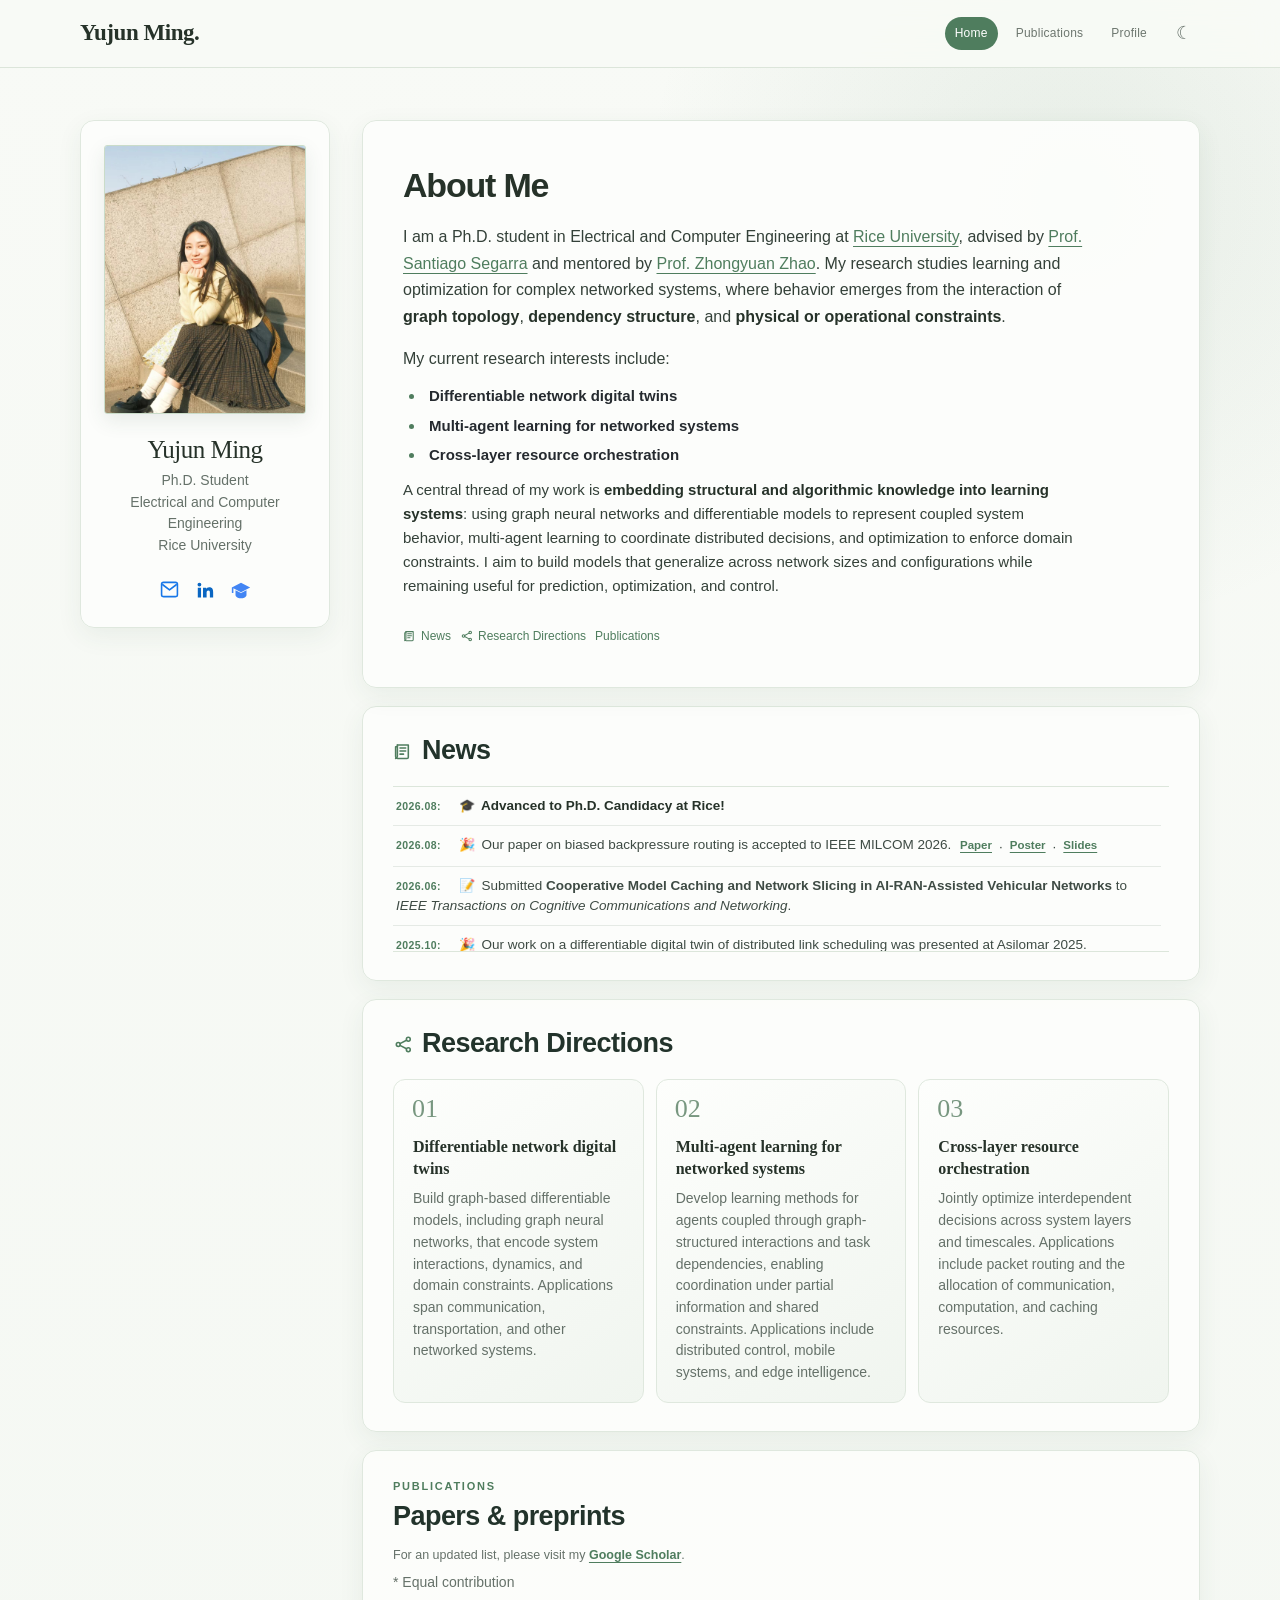
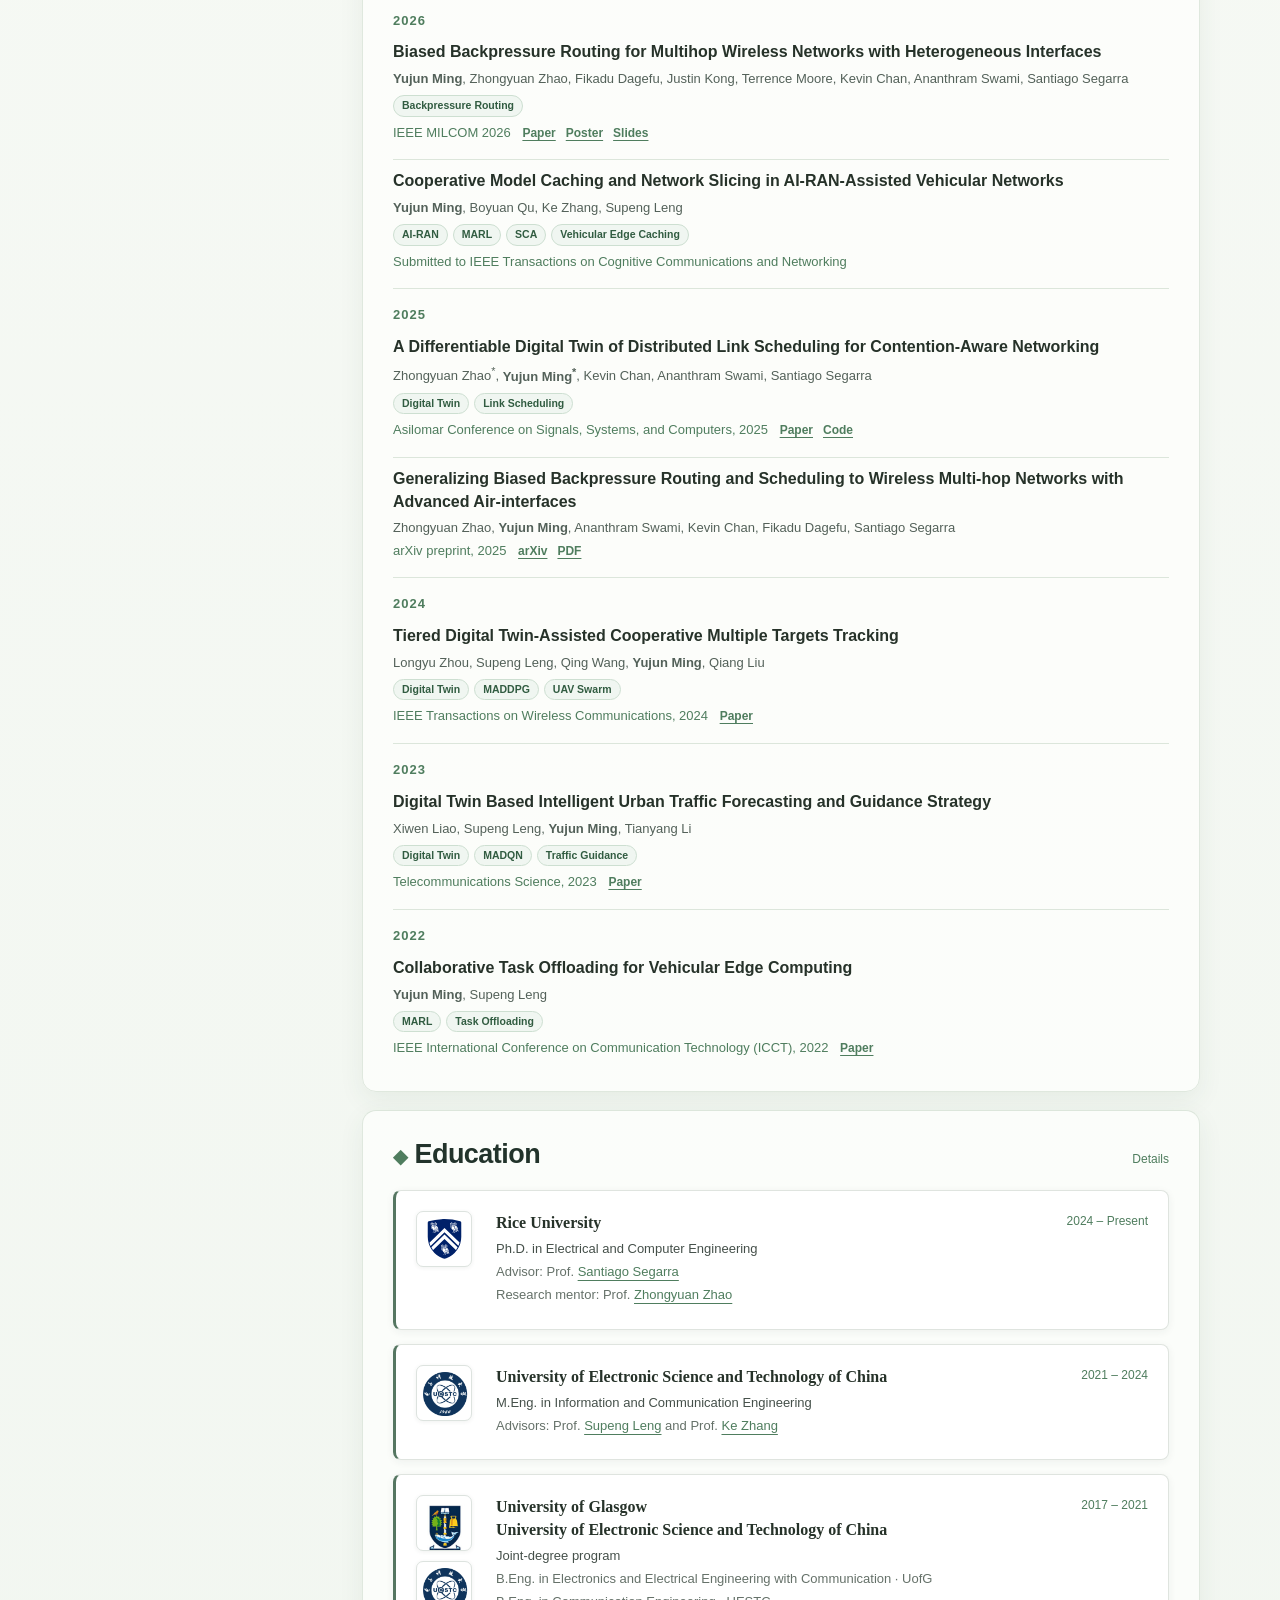
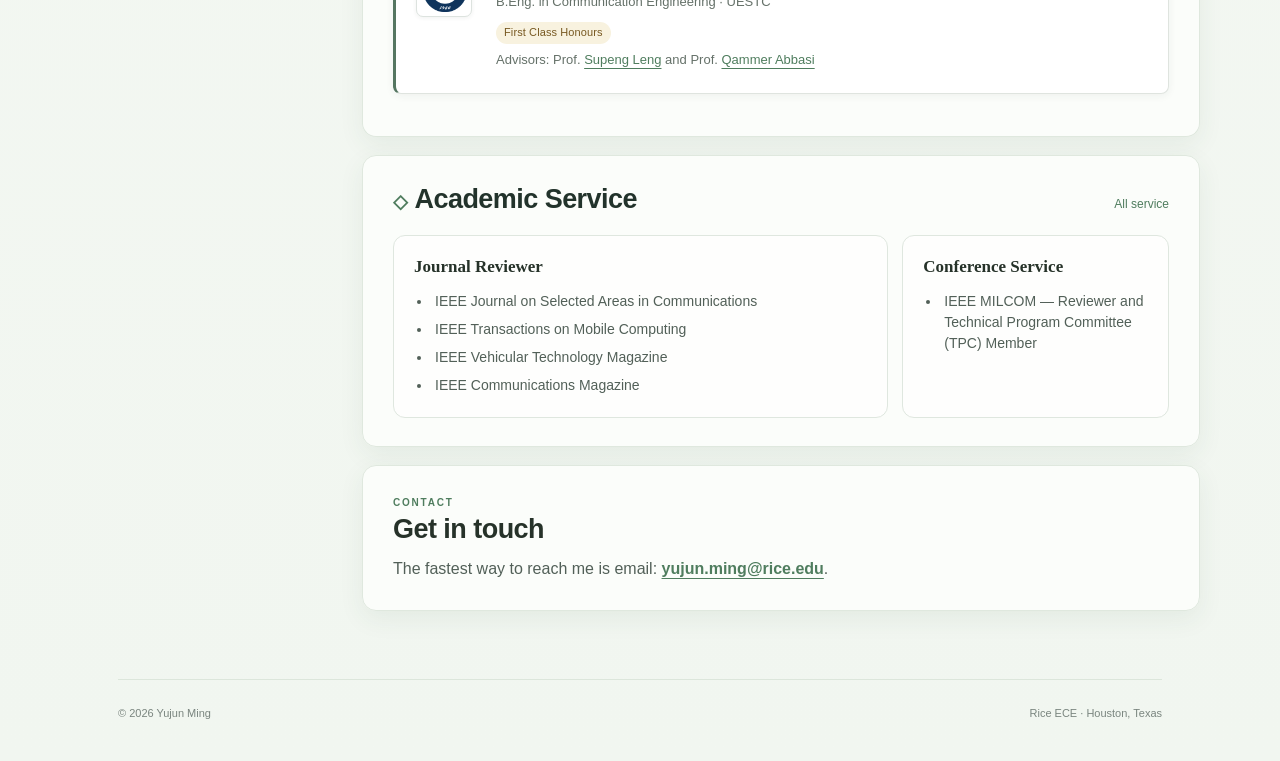
<file: index.html>
<!doctype html>
<html lang="en">
<head>
<meta charset="utf-8">
<meta name="viewport" content="width=device-width,initial-scale=1">
<meta name="description" content="Yujun Ming — Ph.D. student in Electrical and Computer Engineering at Rice University. Home.">
<title>Yujun Ming · Home</title>
<style>
:root{--paper:#faf9f6;--ink:#26342f;--muted:#68716b;--line:#dfe3dc;--accent:#38694e}*{box-sizing:border-box}html{scroll-behavior:smooth;scroll-padding-top:35px}body{margin:0;background:var(--paper);color:var(--ink);font:16px/1.75 -apple-system,BlinkMacSystemFont,'Segoe UI',sans-serif}a{color:var(--accent);text-underline-offset:4px}a:hover{color:#152c1c}header{max-width:1120px;margin:auto;padding:30px 40px;display:flex;align-items:center;justify-content:space-between;border-bottom:1px solid var(--line)}.brand{font:italic 24px Georgia,serif;text-decoration:none;color:var(--ink)}nav{display:flex;gap:26px}nav a{font-size:13px;text-decoration:none;color:var(--muted)}.layout{max-width:1120px;margin:64px auto 0;padding:0 40px;display:grid;grid-template-columns:230px 1fr;gap:78px}aside{align-self:start;position:sticky;top:35px}.portrait{aspect-ratio:1;width:190px;background:#e9ede5;border-radius:50%;display:grid;place-items:center;position:relative;overflow:hidden}.portrait svg{width:100%;height:100%}.portrait-label{font-size:11px;letter-spacing:.12em;text-transform:uppercase;color:var(--muted);margin:14px 0 25px}aside h2{font:27px Georgia,serif;margin:0 0 6px}aside p{font-size:14px;margin:0;color:var(--muted)}.social{margin-top:25px;display:flex;flex-wrap:wrap;gap:8px}.social a{ text-decoration:none;font-size:12px;border:1px solid var(--line);padding:3px 10px;border-radius:4px;color:var(--muted)}.eyebrow{font-size:11px;letter-spacing:.17em;text-transform:uppercase;color:var(--accent);margin:0 0 18px}.hero h1{font:normal clamp(40px,5vw,60px)/1.12 Georgia,serif;letter-spacing:-1.7px;margin:0 0 26px}.intro{font-size:19px;line-height:1.7;max-width:610px}.editable{color:var(--muted)}.tags{display:flex;flex-wrap:wrap;gap:10px;margin:28px 0 40px}.tags span{font-size:12px;background:#eaf0e7;color:#426149;padding:4px 12px;border-radius:20px}section{border-top:1px solid var(--line);padding:34px 0 40px}section h2{font:normal 28px Georgia,serif;margin:0 0 24px}.section-head{display:flex;justify-content:space-between;align-items:baseline}.section-head small{font-size:11px;color:var(--muted);letter-spacing:.08em;text-transform:uppercase}.news{display:grid;grid-template-columns:85px 1fr;gap:20px;padding:12px 0}.date{font-size:12px;color:var(--muted);padding-top:3px}.news p{margin:0}.pub{display:grid;grid-template-columns:100px 1fr;gap:24px;padding:23px 0;border-bottom:1px solid var(--line)}.pub:last-child{border:0}.figure{height:80px;background:#edf0e9;display:grid;place-items:center;font:italic 27px Georgia,serif;color:#8c9c89;border:1px solid #dfe6da}.pub h3{font-size:17px;line-height:1.45;margin:0 0 6px;font-weight:600}.pub p{font-size:13px;color:var(--muted);margin:3px 0}.pub .venue{color:var(--accent)}.note{font-size:13px;color:var(--muted);border-left:2px solid #8eaa86;padding-left:16px}.entry{display:flex;justify-content:space-between;gap:20px;margin:22px 0}.entry strong{font-size:15px}.entry p{font-size:14px;color:var(--muted);margin:0}.contact{font:normal 29px Georgia,serif}.contact+p{color:var(--muted)}footer{max-width:1040px;margin:25px auto;padding:24px 0 38px;border-top:1px solid var(--line);display:flex;justify-content:space-between;color:var(--muted);font-size:11px}.draft{background:#edf1e9;padding:9px 20px;text-align:center;font-size:12px;color:#53674d}@media(max-width:760px){header{padding:22px}nav{gap:15px}nav a{font-size:12px}.layout{padding:0 24px;display:block;margin-top:35px}aside{position:static;margin-bottom:44px}.portrait{width:120px;float:right}.portrait-label{display:none}aside h2{padding-top:15px}.social{max-width:260px}.hero h1{font-size:43px}.intro{font-size:17px}.pub{grid-template-columns:70px 1fr;gap:15px}.figure{height:65px}footer{margin:0 24px}.entry{display:block}.section-head small{display:none}}@media(prefers-reduced-motion:reduce){html{scroll-behavior:auto}}

.entry>p{flex-shrink:0}.entry>div{max-width:82%}.honor{font-style:italic;color:var(--accent)!important}.pub-stamp{height:88px;border:1px solid #d9e1d2;background:#edf1e8;display:flex;flex-direction:column;justify-content:center;text-align:center;border-radius:3px}.pub-stamp span{font-size:9px;letter-spacing:.07em;color:#61765b}.pub-stamp b{font:normal 30px Georgia,serif;color:#536e49}.pub h3 a{color:var(--ink);text-decoration:none}.pub h3 a:hover{color:var(--accent);text-decoration:underline}.paper-links{display:flex;gap:10px;margin-top:12px}.paper-links a{font-size:11px;border:1px solid #ccd8c5;border-radius:3px;padding:1px 9px;text-decoration:none}.paper-links a:hover{background:#e4ebde}.pub .award{color:#9a6a29;font-size:12px}.scholar-link{font-size:12px}.filters{display:flex;gap:8px;margin:0 0 12px}.filters button{font:inherit;font-size:12px;padding:4px 13px;border:1px solid var(--line);border-radius:20px;background:transparent;color:var(--muted);cursor:pointer}.filters button[aria-pressed="true"]{background:var(--ink);color:var(--paper);border-color:var(--ink)}.filters button:focus-visible,a:focus-visible{outline:2px solid var(--accent);outline-offset:4px}.pub[hidden]{display:none}@media(max-width:760px){.entry>div{max-width:100%}.pub-stamp{height:70px}.pub-stamp span{font-size:8px}.pub-stamp b{font-size:26px}nav{flex-wrap:wrap;justify-content:flex-end;gap:8px 14px}header{gap:16px}.section-head{gap:12px}}

.hero h1{font-size:38px;letter-spacing:-.8px}.hero{padding-bottom:20px}.intro{font-size:17px}.layout{gap:60px;margin-top:45px}.brand{white-space:nowrap}header{gap:25px}nav{flex-wrap:wrap;justify-content:flex-end;gap:18px}nav a[aria-current="page"]{color:var(--accent);text-decoration:underline}.section-head a{font-size:12px}.directions{margin:0;padding-left:20px}.directions li{padding:7px 0}.directions strong{display:block;font-size:15px}.directions p{font-size:14px;color:var(--muted);margin:0}.page-title{font:normal 38px Georgia,serif;margin:0 0 12px}.page-intro{color:var(--muted);margin-bottom:30px}.service-note{color:var(--muted);font-size:14px}.service-list{padding-left:20px;font-size:14px}.home-education .entry p{font-size:13px}.section-head h2{margin-bottom:20px}.page-nav{display:flex;flex-wrap:wrap;gap:18px;margin:20px 0;font-size:13px}@media(max-width:760px){header{align-items:flex-start}nav{gap:7px 13px}.brand{font-size:22px}.hero h1,.page-title{font-size:33px}.layout{margin-top:28px}}
.edu-logos{display:flex;flex-wrap:wrap;align-items:center;gap:12px;margin:0 0 14px}.edu-logo{width:180px;height:56px;object-fit:contain;display:block}.logo-dark{background:#003865;padding:12px 16px;border-radius:3px}.logo-dark .edu-logo{width:174px;height:47px}.entry{padding:12px 0;gap:18px}.entry>p{padding-top:8px}@media(max-width:760px){.edu-logo{width:165px}.logo-dark .edu-logo{width:165px;height:43px}.edu-logos{gap:8px}} 
#education .edu-card{display:grid;grid-template-columns:48px minmax(0,1fr);gap:16px;margin:14px 0;padding:17px 18px;background:#f6f8f4;border:1px solid #dfe5da;border-left:3px solid #72916a;border-radius:7px;align-items:start}#education .edu-logos{display:flex;flex-direction:column;gap:10px;margin:0;width:48px;align-items:center}#education .edu-copy{max-width:none;min-width:0}#education .edu-logo{width:36px;height:40px;object-fit:contain}#education .crest-box{padding:0;background:none;display:block;width:40px;height:44px}#education .crest-crop{width:40px;height:40px;overflow:hidden;display:block;flex-shrink:0}#education .crest-crop .edu-logo{width:auto;max-width:none;height:40px;object-fit:initial;filter:brightness(0) saturate(100%) invert(17%) sepia(50%) saturate(1500%) hue-rotate(175deg)}#education .edu-copy strong{font-size:15px;line-height:1.4;display:block;margin:0 0 5px}#education .edu-copy p{font-size:13px;line-height:1.65;margin:3px 0}#education .edu-date{color:var(--accent);font-size:12px!important;margin-top:8px!important}#education .edu-copy a{font-weight:500}@media(max-width:760px){#education .edu-card{grid-template-columns:36px minmax(0,1fr);padding:14px 12px;gap:12px}#education .edu-logos{width:36px}#education .edu-logo{width:30px;height:36px}#education .crest-crop{width:34px;height:34px}#education .crest-crop .edu-logo{height:34px}}
</style>
<script src="assets/theme.js"></script>
<link rel="stylesheet" href="assets/education-polish.css">
<link rel="stylesheet" href="assets/site-v2.css?v=20261019-2">
</head>
<body class="home-page">
<header>
<a class="brand" href="index.html">Yujun Ming.</a>
<nav aria-label="Main navigation">
<a href="index.html" aria-current="page">Home</a>
<a href="publications.html">Publications</a>
<a href="profile.html">Profile</a>
<button class="theme-toggle" type="button" aria-label="Switch to dark mode" aria-pressed="false">☾</button>
</nav>
</header>
<div class="layout">
<aside>
<div class="portrait">
<img src="assets/yujun-ming-profile-2026.jpg" alt="Portrait of Yujun Ming">
</div>
<h2>Yujun Ming</h2>
<p>Ph.D. Student</p>
<p>Electrical and Computer Engineering<br>Rice University</p>
<div class="social" aria-label="Contact and academic profiles">
<a href="mailto:yujun.ming@rice.edu">Email</a>
<a href="https://www.linkedin.com/in/yujun-ming-684078267/" target="_blank" rel="noopener noreferrer">LinkedIn</a>
<a href="https://scholar.google.com/citations?user=efnDJAIAAAAJ&amp;hl=en" target="_blank" rel="noopener noreferrer">Google Scholar</a>
</div>
</aside>
<main>
<div class="hero" id="about">
<h1>About Me</h1>
<p class="intro">I am a Ph.D. student in Electrical and Computer Engineering at <a href="https://www.rice.edu/" target="_blank" rel="noopener noreferrer">Rice University</a>, advised by <a href="https://segarra.rice.edu/" target="_blank" rel="noopener noreferrer">Prof. Santiago Segarra</a> and mentored by <a href="https://zhongyuanzhao.com/" target="_blank" rel="noopener noreferrer">Prof. Zhongyuan Zhao</a>. My research studies learning and optimization for complex networked systems, where behavior emerges from the interaction of <strong>graph topology</strong>, <strong>dependency structure</strong>, and <strong>physical or operational constraints</strong>.</p>
<p class="hero-summary">My current research interests include:</p>
<ul class="about-interests">
<li><strong>Differentiable network digital twins</strong></li>
<li><strong>Multi-agent learning for networked systems</strong></li>
<li><strong>Cross-layer resource orchestration</strong></li>
</ul>
<p class="about-goal">A central thread of my work is <strong>embedding structural and algorithmic knowledge into learning systems</strong>: using graph neural networks and differentiable models to represent coupled system behavior, multi-agent learning to coordinate distributed decisions, and optimization to enforce domain constraints. I aim to build models that generalize across network sizes and configurations while remaining useful for prediction, optimization, and control.</p>
<div class="hero-actions">
<a href="#news"><span class="section-icon icon-news" aria-hidden="true"></span> News</a>
<a href="#directions"><span class="section-icon icon-research" aria-hidden="true"></span> Research Directions</a>
<a href="#research">Publications</a>
</div>
</div>
<section id="news">
<div class="section-head">
<h2>News</h2>
</div>
<ul class="news-scroll" tabindex="0" aria-label="Recent news; scroll for more">
<li class="news news-milestone">
<p><span class="date">2026.08:</span> <span class="news-emoji" aria-hidden="true">🎓</span> Advanced to Ph.D. Candidacy at Rice!</p>
</li>
<li class="news">
<p><span class="date">2026.08:</span> <span class="news-emoji" aria-hidden="true">🎉</span> Our paper on biased backpressure routing is accepted to IEEE MILCOM 2026. <span class="news-links"><a href="https://arxiv.org/abs/2609.05844" target="_blank" rel="noopener noreferrer">Paper</a><span aria-hidden="true">·</span><a href="https://github.com/JoieMing/Multi-layer-SP-BP/blob/main/milcom26_poster.pdf" target="_blank" rel="noopener noreferrer">Poster</a><span aria-hidden="true">·</span><a href="https://github.com/JoieMing/Multi-layer-SP-BP/blob/main/milcom26_slides.pdf" target="_blank" rel="noopener noreferrer">Slides</a></span></p>
</li>
<li class="news">
<p><span class="date">2026.06:</span> <span class="news-emoji" aria-hidden="true">📝</span> Submitted <strong>Cooperative Model Caching and Network Slicing in AI-RAN-Assisted Vehicular Networks</strong> to <em>IEEE Transactions on Cognitive Communications and Networking</em>.</p>
</li>
<li class="news">
<p><span class="date">2025.10:</span> <span class="news-emoji" aria-hidden="true">🎉</span> Our work on a differentiable digital twin of distributed link scheduling was presented at Asilomar 2025. <span class="news-links"><a href="https://ieeexplore.ieee.org/document/11443889/" target="_blank" rel="noopener noreferrer">Paper</a><span aria-hidden="true">·</span><a href="https://github.com/JoieMing/luby-ndt" target="_blank" rel="noopener noreferrer">Code</a></span></p>
</li>
<li class="news">
<p><span class="date">2024.08:</span> <span class="news-emoji" aria-hidden="true">🎓</span> Started my Ph.D. in Electrical and Computer Engineering at Rice University.</p>
</li>
</ul>
</section>
<section id="directions">
<div class="section-head">
<h2>Research Directions</h2>
</div>
<ul class="directions">
<li>
<strong>Differentiable network digital twins</strong>
<p>Build graph-based differentiable models, including graph neural networks, that encode system interactions, dynamics, and domain constraints. Applications span communication, transportation, and other networked systems.</p>
</li>
<li>
<strong>Multi-agent learning for networked systems</strong>
<p>Develop learning methods for agents coupled through graph-structured interactions and task dependencies, enabling coordination under partial information and shared constraints. Applications include distributed control, mobile systems, and edge intelligence.</p>
</li>
<li>
<strong>Cross-layer resource orchestration</strong>
<p>Jointly optimize interdependent decisions across system layers and timescales. Applications include packet routing and the allocation of communication, computation, and caching resources.</p>
</li>
</ul>
</section>
<section id="research">
<p class="section-kicker">Publications</p>
<div class="section-head">
<h2>Papers &amp; preprints</h2>
</div>
<p class="scholar-note">For an updated list, please visit my <a href="https://scholar.google.com/citations?user=efnDJAIAAAAJ&amp;hl=en" target="_blank" rel="noopener noreferrer">Google Scholar</a>.</p>
<p class="service-note">* Equal contribution</p>
<p class="home-pub-year">2026</p>
<article class="home-pub-item">
<h3><a href="https://arxiv.org/abs/2609.05844" target="_blank" rel="noopener noreferrer">Biased Backpressure Routing for Multihop Wireless Networks with Heterogeneous Interfaces</a></h3>
<p class="authors"><strong>Yujun Ming</strong>, Zhongyuan Zhao, Fikadu Dagefu, Justin Kong, Terrence Moore, Kevin Chan, Ananthram Swami, Santiago Segarra</p>
<p class="paper-tags"><span>Backpressure Routing</span></p>
<p class="venue">IEEE MILCOM 2026 <span class="home-pub-links"><a href="https://arxiv.org/abs/2609.05844" target="_blank" rel="noopener noreferrer">Paper</a><a href="https://github.com/JoieMing/Multi-layer-SP-BP/blob/main/milcom26_poster.pdf" target="_blank" rel="noopener noreferrer">Poster</a><a href="https://github.com/JoieMing/Multi-layer-SP-BP/blob/main/milcom26_slides.pdf" target="_blank" rel="noopener noreferrer">Slides</a></span></p>
</article>
<article class="home-pub-item">
<h3>Cooperative Model Caching and Network Slicing in AI-RAN-Assisted Vehicular Networks</h3>
<p class="authors"><strong>Yujun Ming</strong>, Boyuan Qu, Ke Zhang, Supeng Leng</p>
<p class="paper-tags"><span>AI-RAN</span><span>MARL</span><span>SCA</span><span>Vehicular Edge Caching</span></p>
<p class="venue">Submitted to IEEE Transactions on Cognitive Communications and Networking</p>
</article>
<p class="home-pub-year">2025</p>
<article class="home-pub-item">
<h3><a href="https://ieeexplore.ieee.org/document/11443889/" target="_blank" rel="noopener noreferrer">A Differentiable Digital Twin of Distributed Link Scheduling for Contention-Aware Networking</a></h3>
<p class="authors">Zhongyuan Zhao<sup>*</sup>, <strong>Yujun Ming<sup>*</sup></strong>, Kevin Chan, Ananthram Swami, Santiago Segarra</p>
<p class="paper-tags"><span>Digital Twin</span><span>Link Scheduling</span></p>
<p class="venue">Asilomar Conference on Signals, Systems, and Computers, 2025 <span class="home-pub-links"><a href="https://ieeexplore.ieee.org/document/11443889/" target="_blank" rel="noopener noreferrer">Paper</a><a href="https://github.com/JoieMing/luby-ndt" target="_blank" rel="noopener noreferrer">Code</a></span></p>
</article>
<article class="home-pub-item">
<h3><a href="https://arxiv.org/abs/2504.21721" target="_blank" rel="noopener noreferrer">Generalizing Biased Backpressure Routing and Scheduling to Wireless Multi-hop Networks with Advanced Air-interfaces</a></h3>
<p class="authors">Zhongyuan Zhao, <strong>Yujun Ming</strong>, Ananthram Swami, Kevin Chan, Fikadu Dagefu, Santiago Segarra</p>
<p class="venue">arXiv preprint, 2025 <span class="home-pub-links"><a href="https://arxiv.org/abs/2504.21721" target="_blank" rel="noopener noreferrer">arXiv</a><a href="https://arxiv.org/pdf/2504.21721" target="_blank" rel="noopener noreferrer">PDF</a></span></p>
</article>
<p class="home-pub-year">2024</p>
<article class="home-pub-item">
<h3><a href="https://doi.org/10.1109/TWC.2023.3311035" target="_blank" rel="noopener noreferrer">Tiered Digital Twin-Assisted Cooperative Multiple Targets Tracking</a></h3>
<p class="authors">Longyu Zhou, Supeng Leng, Qing Wang, <strong>Yujun Ming</strong>, Qiang Liu</p>
<p class="paper-tags"><span>Digital Twin</span><span>MADDPG</span><span>UAV Swarm</span></p>
<p class="venue">IEEE Transactions on Wireless Communications, 2024 <span class="home-pub-links"><a href="https://doi.org/10.1109/TWC.2023.3311035" target="_blank" rel="noopener noreferrer">Paper</a></span></p>
</article>
<p class="home-pub-year">2023</p>
<article class="home-pub-item">
<h3><a href="https://www.telecomsci.com/zh/article/doi/10.11959/j.issn.1000-0801.2023047/" target="_blank" rel="noopener noreferrer">Digital Twin Based Intelligent Urban Traffic Forecasting and Guidance Strategy</a></h3>
<p class="authors">Xiwen Liao, Supeng Leng, <strong>Yujun Ming</strong>, Tianyang Li</p>
<p class="paper-tags"><span>Digital Twin</span><span>MADQN</span><span>Traffic Guidance</span></p>
<p class="venue">Telecommunications Science, 2023 <span class="home-pub-links"><a href="https://www.telecomsci.com/zh/article/doi/10.11959/j.issn.1000-0801.2023047/" target="_blank" rel="noopener noreferrer">Paper</a></span></p>
</article>
<p class="home-pub-year">2022</p>
<article class="home-pub-item">
<h3><a href="https://doi.org/10.1109/ICCT56141.2022.10072666" target="_blank" rel="noopener noreferrer">Collaborative Task Offloading for Vehicular Edge Computing</a></h3>
<p class="authors"><strong>Yujun Ming</strong>, Supeng Leng</p>
<p class="paper-tags"><span>MARL</span><span>Task Offloading</span></p>
<p class="venue">IEEE International Conference on Communication Technology (ICCT), 2022 <span class="home-pub-links"><a href="https://doi.org/10.1109/ICCT56141.2022.10072666" target="_blank" rel="noopener noreferrer">Paper</a></span></p>
</article>
</section>
<section id="education" class="home-education">
<div class="section-head">
<h2>Education</h2>
<a href="profile.html#education">Details</a>
</div>
<div class="entry edu-card">
<div class="edu-logos">
<span class="rice-color"><img class="edu-logo" src="assets/rice-crest.svg" alt="Rice University logo"></span>
</div>
<div class="edu-copy">
<strong>Rice University</strong>
<p>Ph.D. in Electrical and Computer Engineering</p>
<p>Advisor: Prof. <a href="https://segarra.rice.edu/" target="_blank" rel="noopener noreferrer">Santiago Segarra</a>
</p>
<p>Research mentor: Prof. <a href="https://zhongyuanzhao.com/" target="_blank" rel="noopener noreferrer">Zhongyuan Zhao</a>
</p>
<p class="edu-date">2024 – Present</p>
</div>
</div>
<div class="entry edu-card">
<div class="edu-logos">
<span class="crest-crop">
<img class="edu-logo" src="assets/uestc.png" alt="University of Electronic Science and Technology of China logo">
</span>
</div>
<div class="edu-copy">
<strong>University of Electronic Science and Technology of China</strong>
<p>M.Eng. in Information and Communication Engineering</p>
<p>Advisors: Prof. <a href="https://scholar.google.com/citations?user=opXb8LAAAAAJ&amp;hl=en" target="_blank" rel="noopener noreferrer">Supeng Leng</a> and Prof. <a href="https://scholar.google.com/citations?user=P6OgLjoAAAAJ&amp;hl=zh-CN" target="_blank" rel="noopener noreferrer">Ke Zhang</a>
</p>
<p class="edu-date">2021 – 2024</p>
</div>
</div>
<div class="entry edu-card">
<div class="edu-logos">
<span class="glasgow-color">
<img class="edu-logo" src="assets/glasgow-color.png" alt="University of Glasgow coat of arms">
</span>
<span class="crest-crop">
<img class="edu-logo" src="assets/uestc.png" alt="University of Electronic Science and Technology of China logo">
</span>
</div>
<div class="edu-copy">
<strong>University of Glasgow<br>University of Electronic Science and Technology of China</strong>
<p>Joint-degree program</p>
<p>B.Eng. in Electronics and Electrical Engineering with Communication · UofG</p>
<p>B.Eng. in Communication Engineering · UESTC</p>
<p class="honor">First Class Honours</p>
<p>Advisors: Prof. <a href="https://scholar.google.com/citations?user=opXb8LAAAAAJ&amp;hl=en" target="_blank" rel="noopener noreferrer">Supeng Leng</a> and Prof. <a href="https://scholar.google.com/citations?user=Q19YO5YAAAAJ&amp;hl=en" target="_blank" rel="noopener noreferrer">Qammer Abbasi</a>
</p>
<p class="edu-date">2017 – 2021</p>
</div>
</div>
</section>
<section id="service">
<div class="section-head">
<h2>Academic Service</h2>
<a href="profile.html#service">All service</a>
</div>
<div class="service-grid">
<div class="service-card">
<h3>Journal Reviewer</h3>
<ul class="service-list">
<li>IEEE Journal on Selected Areas in Communications</li>
<li>IEEE Transactions on Mobile Computing</li>
<li>IEEE Vehicular Technology Magazine</li>
<li>IEEE Communications Magazine</li>
</ul>
</div>
<div class="service-card">
<h3>Conference Service</h3>
<ul class="service-list">
<li>IEEE MILCOM — Reviewer and Technical Program Committee (TPC) Member</li>
</ul>
</div>
</div>
</section>
<section id="contact" class="contact-panel">
<p class="eyebrow">Contact</p>
<h2>Get in touch</h2>
<p>The fastest way to reach me is email: <a href="mailto:yujun.ming@rice.edu">yujun.ming@rice.edu</a>.</p>
</section>
</main>
</div>
<footer>
<span>© 2026 Yujun Ming</span>
<span>Rice ECE · Houston, Texas</span>
</footer>
<script>document.querySelectorAll('[data-filter]').forEach(button=>{button.addEventListener('click',()=>{document.querySelectorAll('[data-filter]').forEach(item=>item.setAttribute('aria-pressed',String(item===button)));document.querySelectorAll('.pub[data-type]').forEach(paper=>{paper.hidden=button.dataset.filter!=='all'&&paper.dataset.type!==button.dataset.filter;});});});</script>
</body>
</html>
</file>
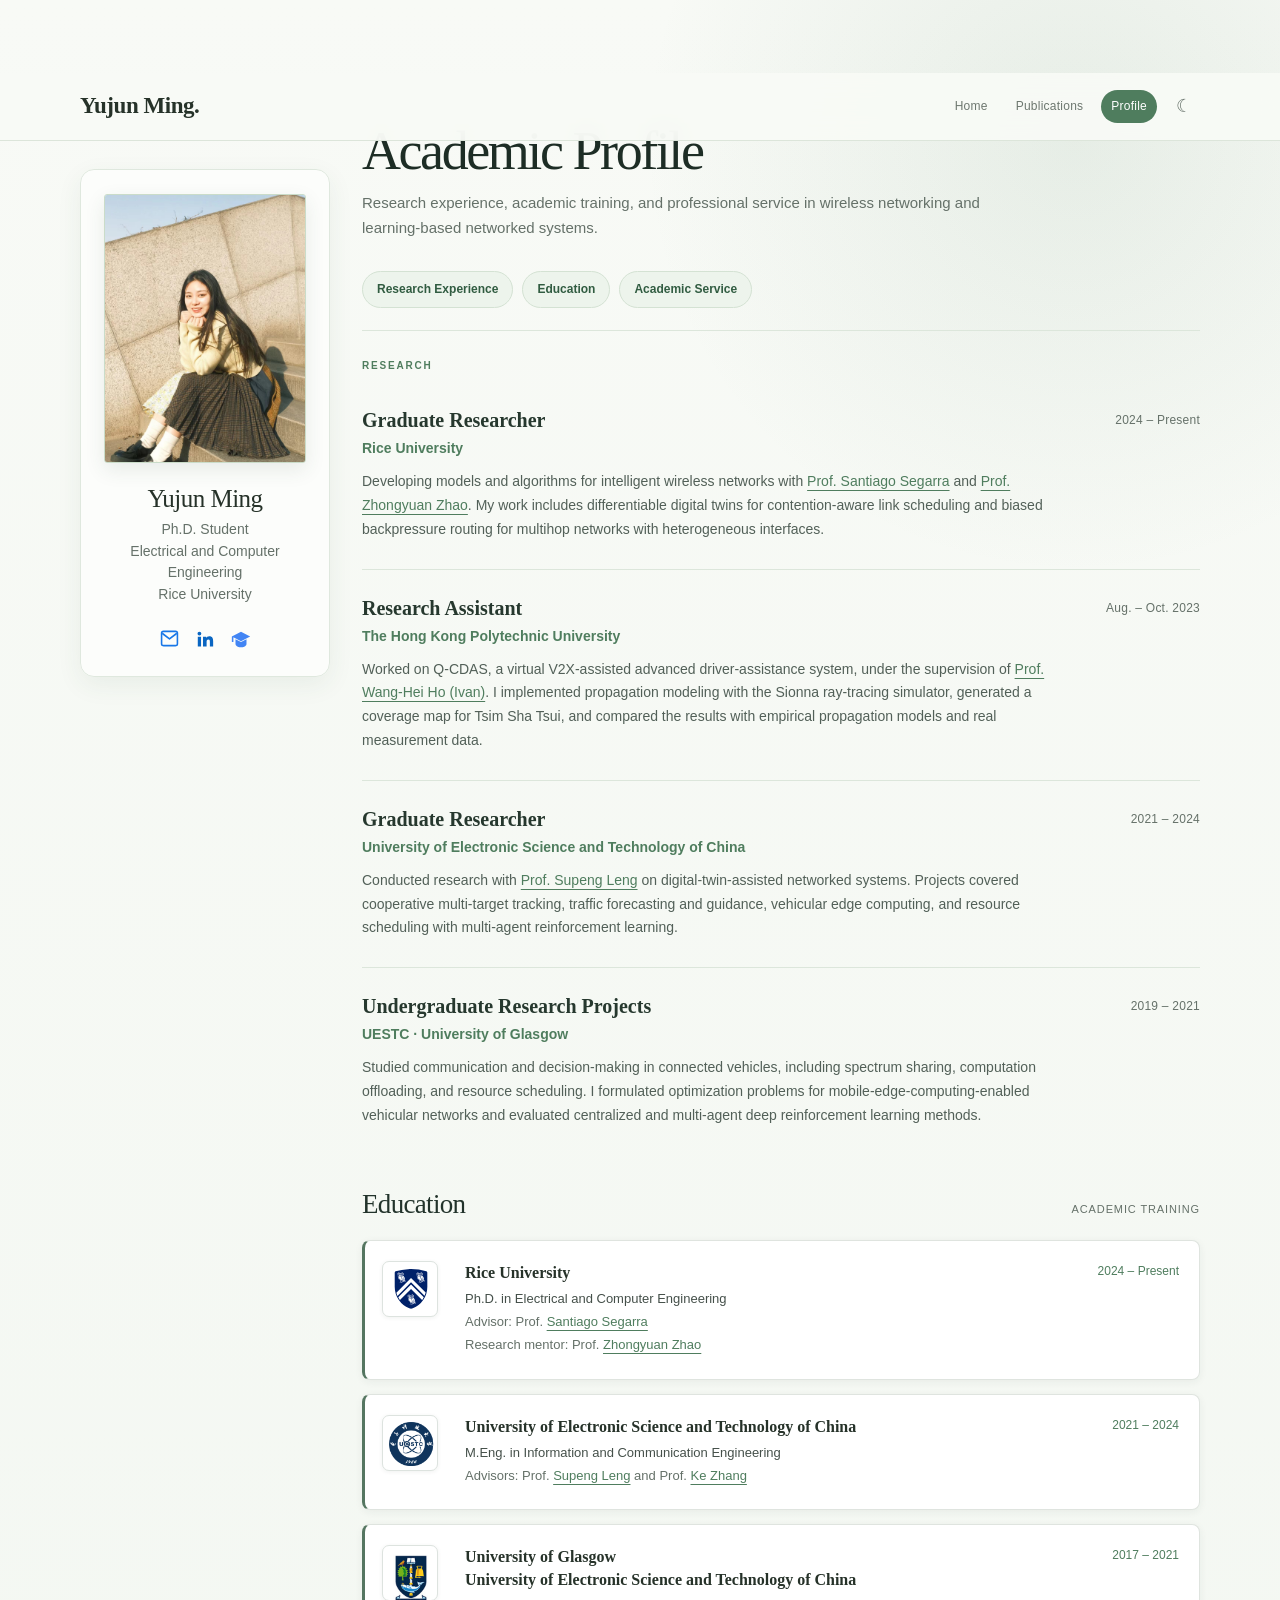
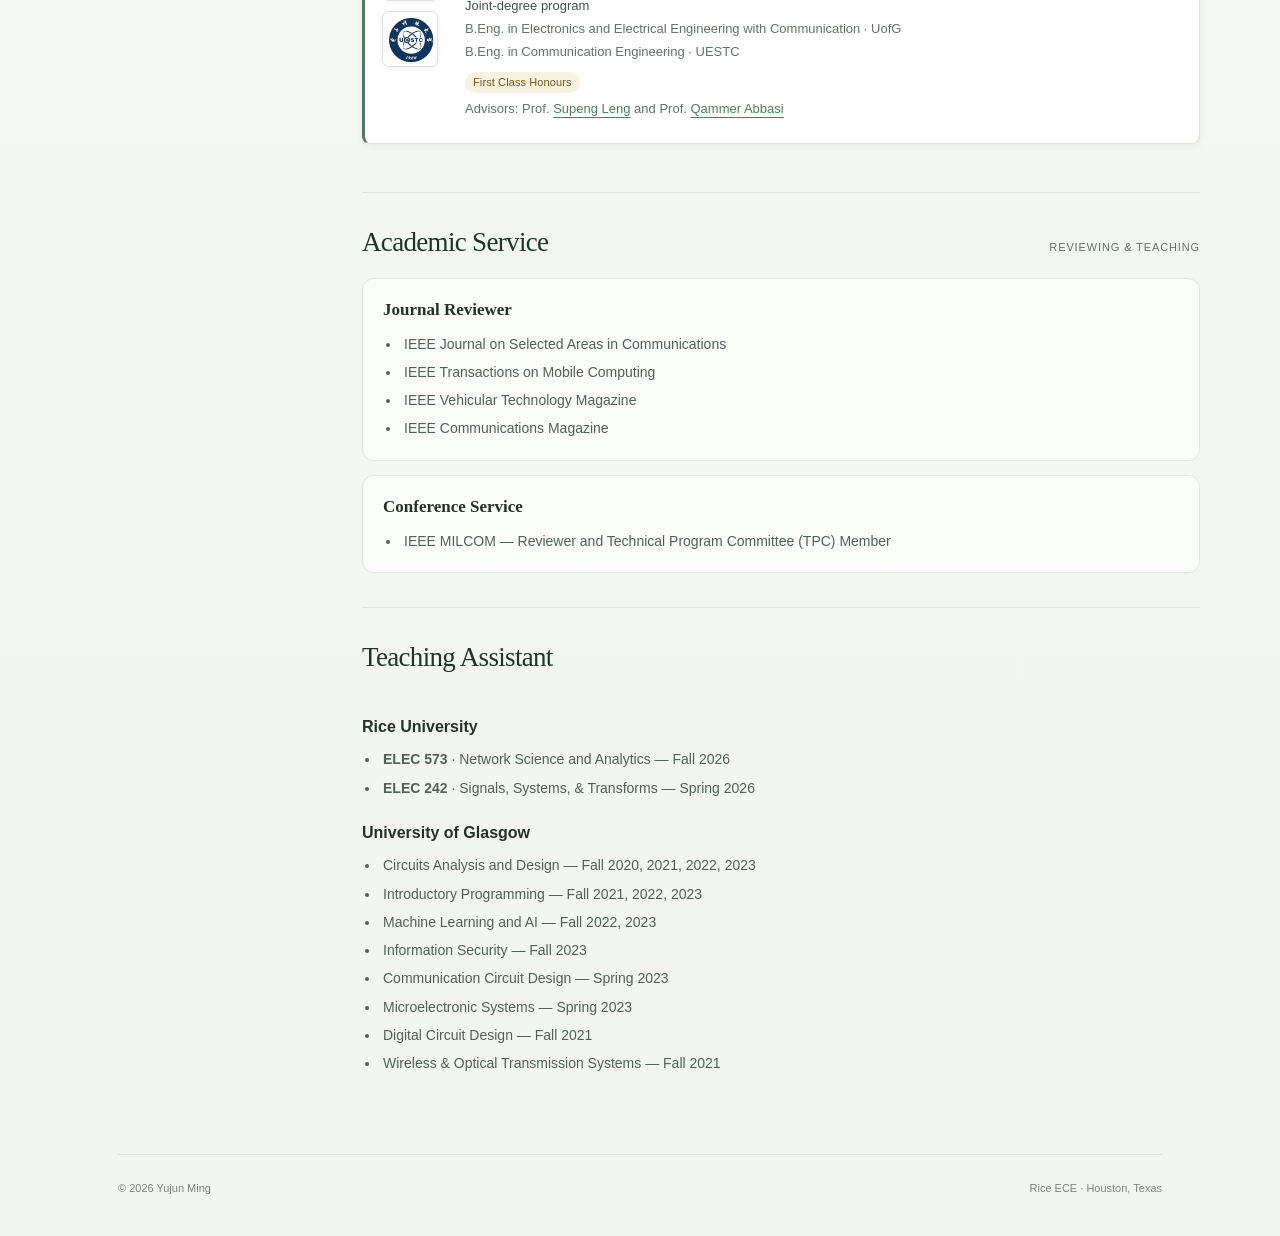
<file: education.html>
<!doctype html>
<html lang="en">
<head>
<meta charset="utf-8">
<meta name="viewport" content="width=device-width,initial-scale=1">
<meta http-equiv="refresh" content="0; url=profile.html#education">
<link rel="canonical" href="profile.html#education">
<meta name="description" content="Yujun Ming — Ph.D. student in Electrical and Computer Engineering at Rice University. Education.">
<title>Yujun Ming · Education</title>
<style>
:root{--paper:#faf9f6;--ink:#26342f;--muted:#68716b;--line:#dfe3dc;--accent:#38694e}*{box-sizing:border-box}html{scroll-behavior:smooth;scroll-padding-top:35px}body{margin:0;background:var(--paper);color:var(--ink);font:16px/1.75 -apple-system,BlinkMacSystemFont,'Segoe UI',sans-serif}a{color:var(--accent);text-underline-offset:4px}a:hover{color:#152c1c}header{max-width:1120px;margin:auto;padding:30px 40px;display:flex;align-items:center;justify-content:space-between;border-bottom:1px solid var(--line)}.brand{font:italic 24px Georgia,serif;text-decoration:none;color:var(--ink)}nav{display:flex;gap:26px}nav a{font-size:13px;text-decoration:none;color:var(--muted)}.layout{max-width:1120px;margin:64px auto 0;padding:0 40px;display:grid;grid-template-columns:230px 1fr;gap:78px}aside{align-self:start;position:sticky;top:35px}.portrait{aspect-ratio:1;width:190px;background:#e9ede5;border-radius:50%;display:grid;place-items:center;position:relative;overflow:hidden}.portrait svg{width:100%;height:100%}.portrait-label{font-size:11px;letter-spacing:.12em;text-transform:uppercase;color:var(--muted);margin:14px 0 25px}aside h2{font:27px Georgia,serif;margin:0 0 6px}aside p{font-size:14px;margin:0;color:var(--muted)}.social{margin-top:25px;display:flex;flex-wrap:wrap;gap:8px}.social a{ text-decoration:none;font-size:12px;border:1px solid var(--line);padding:3px 10px;border-radius:4px;color:var(--muted)}.eyebrow{font-size:11px;letter-spacing:.17em;text-transform:uppercase;color:var(--accent);margin:0 0 18px}.hero h1{font:normal clamp(40px,5vw,60px)/1.12 Georgia,serif;letter-spacing:-1.7px;margin:0 0 26px}.intro{font-size:19px;line-height:1.7;max-width:610px}.editable{color:var(--muted)}.tags{display:flex;flex-wrap:wrap;gap:10px;margin:28px 0 40px}.tags span{font-size:12px;background:#eaf0e7;color:#426149;padding:4px 12px;border-radius:20px}section{border-top:1px solid var(--line);padding:34px 0 40px}section h2{font:normal 28px Georgia,serif;margin:0 0 24px}.section-head{display:flex;justify-content:space-between;align-items:baseline}.section-head small{font-size:11px;color:var(--muted);letter-spacing:.08em;text-transform:uppercase}.news{display:grid;grid-template-columns:85px 1fr;gap:20px;padding:12px 0}.date{font-size:12px;color:var(--muted);padding-top:3px}.news p{margin:0}.pub{display:grid;grid-template-columns:100px 1fr;gap:24px;padding:23px 0;border-bottom:1px solid var(--line)}.pub:last-child{border:0}.figure{height:80px;background:#edf0e9;display:grid;place-items:center;font:italic 27px Georgia,serif;color:#8c9c89;border:1px solid #dfe6da}.pub h3{font-size:17px;line-height:1.45;margin:0 0 6px;font-weight:600}.pub p{font-size:13px;color:var(--muted);margin:3px 0}.pub .venue{color:var(--accent)}.note{font-size:13px;color:var(--muted);border-left:2px solid #8eaa86;padding-left:16px}.entry{display:flex;justify-content:space-between;gap:20px;margin:22px 0}.entry strong{font-size:15px}.entry p{font-size:14px;color:var(--muted);margin:0}.contact{font:normal 29px Georgia,serif}.contact+p{color:var(--muted)}footer{max-width:1040px;margin:25px auto;padding:24px 0 38px;border-top:1px solid var(--line);display:flex;justify-content:space-between;color:var(--muted);font-size:11px}.draft{background:#edf1e9;padding:9px 20px;text-align:center;font-size:12px;color:#53674d}@media(max-width:760px){header{padding:22px}nav{gap:15px}nav a{font-size:12px}.layout{padding:0 24px;display:block;margin-top:35px}aside{position:static;margin-bottom:44px}.portrait{width:120px;float:right}.portrait-label{display:none}aside h2{padding-top:15px}.social{max-width:260px}.hero h1{font-size:43px}.intro{font-size:17px}.pub{grid-template-columns:70px 1fr;gap:15px}.figure{height:65px}footer{margin:0 24px}.entry{display:block}.section-head small{display:none}}@media(prefers-reduced-motion:reduce){html{scroll-behavior:auto}}

.entry>p{flex-shrink:0}.entry>div{max-width:82%}.honor{font-style:italic;color:var(--accent)!important}.pub-stamp{height:88px;border:1px solid #d9e1d2;background:#edf1e8;display:flex;flex-direction:column;justify-content:center;text-align:center;border-radius:3px}.pub-stamp span{font-size:9px;letter-spacing:.07em;color:#61765b}.pub-stamp b{font:normal 30px Georgia,serif;color:#536e49}.pub h3 a{color:var(--ink);text-decoration:none}.pub h3 a:hover{color:var(--accent);text-decoration:underline}.paper-links{display:flex;gap:10px;margin-top:12px}.paper-links a{font-size:11px;border:1px solid #ccd8c5;border-radius:3px;padding:1px 9px;text-decoration:none}.paper-links a:hover{background:#e4ebde}.pub .award{color:#9a6a29;font-size:12px}.scholar-link{font-size:12px}.filters{display:flex;gap:8px;margin:0 0 12px}.filters button{font:inherit;font-size:12px;padding:4px 13px;border:1px solid var(--line);border-radius:20px;background:transparent;color:var(--muted);cursor:pointer}.filters button[aria-pressed="true"]{background:var(--ink);color:var(--paper);border-color:var(--ink)}.filters button:focus-visible,a:focus-visible{outline:2px solid var(--accent);outline-offset:4px}.pub[hidden]{display:none}@media(max-width:760px){.entry>div{max-width:100%}.pub-stamp{height:70px}.pub-stamp span{font-size:8px}.pub-stamp b{font-size:26px}nav{flex-wrap:wrap;justify-content:flex-end;gap:8px 14px}header{gap:16px}.section-head{gap:12px}}

.hero h1{font-size:38px;letter-spacing:-.8px}.hero{padding-bottom:20px}.intro{font-size:17px}.layout{gap:60px;margin-top:45px}.brand{white-space:nowrap}header{gap:25px}nav{flex-wrap:wrap;justify-content:flex-end;gap:18px}nav a[aria-current="page"]{color:var(--accent);text-decoration:underline}.section-head a{font-size:12px}.directions{margin:0;padding-left:20px}.directions li{padding:7px 0}.directions strong{display:block;font-size:15px}.directions p{font-size:14px;color:var(--muted);margin:0}.page-title{font:normal 38px Georgia,serif;margin:0 0 12px}.page-intro{color:var(--muted);margin-bottom:30px}.service-note{color:var(--muted);font-size:14px}.service-list{padding-left:20px;font-size:14px}.home-education .entry p{font-size:13px}.section-head h2{margin-bottom:20px}.page-nav{display:flex;flex-wrap:wrap;gap:18px;margin:20px 0;font-size:13px}@media(max-width:760px){header{align-items:flex-start}nav{gap:7px 13px}.brand{font-size:22px}.hero h1,.page-title{font-size:33px}.layout{margin-top:28px}}
.edu-logos{display:flex;flex-wrap:wrap;align-items:center;gap:12px;margin:0 0 14px}.edu-logo{width:180px;height:56px;object-fit:contain;display:block}.logo-dark{background:#003865;padding:12px 16px;border-radius:3px}.logo-dark .edu-logo{width:174px;height:47px}.entry{padding:12px 0;gap:18px}.entry>p{padding-top:8px}@media(max-width:760px){.edu-logo{width:165px}.logo-dark .edu-logo{width:165px;height:43px}.edu-logos{gap:8px}} 
#education .edu-card{display:grid;grid-template-columns:48px minmax(0,1fr);gap:16px;margin:14px 0;padding:17px 18px;background:#f6f8f4;border:1px solid #dfe5da;border-left:3px solid #72916a;border-radius:7px;align-items:start}#education .edu-logos{display:flex;flex-direction:column;gap:10px;margin:0;width:48px;align-items:center}#education .edu-copy{max-width:none;min-width:0}#education .edu-logo{width:36px;height:40px;object-fit:contain}#education .crest-box{padding:0;background:none;display:block;width:40px;height:44px}#education .crest-crop{width:40px;height:40px;overflow:hidden;display:block;flex-shrink:0}#education .crest-crop .edu-logo{width:auto;max-width:none;height:40px;object-fit:initial;filter:brightness(0) saturate(100%) invert(17%) sepia(50%) saturate(1500%) hue-rotate(175deg)}#education .edu-copy strong{font-size:15px;line-height:1.4;display:block;margin:0 0 5px}#education .edu-copy p{font-size:13px;line-height:1.65;margin:3px 0}#education .edu-date{color:var(--accent);font-size:12px!important;margin-top:8px!important}#education .edu-copy a{font-weight:500}@media(max-width:760px){#education .edu-card{grid-template-columns:36px minmax(0,1fr);padding:14px 12px;gap:12px}#education .edu-logos{width:36px}#education .edu-logo{width:30px;height:36px}#education .crest-crop{width:34px;height:34px}#education .crest-crop .edu-logo{height:34px}}
</style>
<link rel="stylesheet" href="assets/education-polish.css">
<link rel="stylesheet" href="assets/site-v2.css?v=20261019-2">
</head>
<body>
<header>
<a class="brand" href="index.html">Yujun Ming.</a>
<nav aria-label="Main navigation">
<a href="index.html">Home</a>
<a href="publications.html">Publications</a>
<a href="profile.html" aria-current="page">Profile</a>
</nav>
</header>
<div class="layout">
<aside>
<div class="portrait">
<img src="assets/yujun-ming-profile-2026.jpg" alt="Portrait of Yujun Ming">
</div>
<h2>Yujun Ming</h2>
<p>Ph.D. Student</p>
<p>Electrical and Computer Engineering<br>Rice University</p>
<div class="social" aria-label="Contact and academic profiles">
<a href="mailto:yujun.ming@rice.edu">Email</a>
<a href="https://www.linkedin.com/in/yujun-ming-684078267/" target="_blank" rel="noopener noreferrer">LinkedIn</a>
<a href="https://scholar.google.com/citations?user=efnDJAIAAAAJ&amp;hl=en" target="_blank" rel="noopener noreferrer">Google Scholar</a>
</div>
</aside>
<main>
<h1 class="page-title">Education</h1>
<p class="education-intro">My academic training spans wireless communications, networking, and learning-based optimization.</p>
<section id="education">
<div class="entry edu-card">
<div class="edu-logos">
<span class="rice-color"><img class="edu-logo" src="assets/rice-crest.svg" alt="Rice University logo"></span>
</div>
<div class="edu-copy">
<strong>Rice University</strong>
<p>Ph.D. in Electrical and Computer Engineering</p>
<p>Advisor: Prof. <a href="https://segarra.rice.edu/" target="_blank" rel="noopener noreferrer">Santiago Segarra</a>
</p>
<p>Research mentor: Prof. <a href="https://zhongyuanzhao.com/" target="_blank" rel="noopener noreferrer">Zhongyuan Zhao</a>
</p>
<p class="edu-date">2024 – Present</p>
</div>
</div>
<div class="entry edu-card">
<div class="edu-logos">
<span class="crest-crop">
<img class="edu-logo" src="assets/uestc.png" alt="University of Electronic Science and Technology of China logo">
</span>
</div>
<div class="edu-copy">
<strong>University of Electronic Science and Technology of China</strong>
<p>M.Eng. in Information and Communication Engineering</p>
<p>Advisors: Prof. <a href="https://scholar.google.com/citations?user=opXb8LAAAAAJ&amp;hl=en" target="_blank" rel="noopener noreferrer">Supeng Leng</a> and Prof. <a href="https://scholar.google.com/citations?user=P6OgLjoAAAAJ&amp;hl=zh-CN" target="_blank" rel="noopener noreferrer">Ke Zhang</a>
</p>
<p class="edu-date">2021 – 2024</p>
</div>
</div>
<div class="entry edu-card">
<div class="edu-logos">
<span class="glasgow-color">
<img class="edu-logo" src="assets/glasgow-color.png" alt="University of Glasgow coat of arms">
</span>
<span class="crest-crop">
<img class="edu-logo" src="assets/uestc.png" alt="University of Electronic Science and Technology of China logo">
</span>
</div>
<div class="edu-copy">
<strong>University of Glasgow<br>University of Electronic Science and Technology of China</strong>
<p>Joint-degree program</p>
<p>B.Eng. in Electronics and Electrical Engineering with Communication · UofG</p>
<p>B.Eng. in Communication Engineering · UESTC</p>
<p class="honor">First Class Honours</p>
<p>Advisors: Prof. <a href="https://scholar.google.com/citations?user=opXb8LAAAAAJ&amp;hl=en" target="_blank" rel="noopener noreferrer">Supeng Leng</a> and Prof. <a href="https://scholar.google.com/citations?user=Q19YO5YAAAAJ&amp;hl=en" target="_blank" rel="noopener noreferrer">Qammer Abbasi</a>
</p>
<p class="edu-date">2017 – 2021</p>
</div>
</div>
</section>
</main>
</div>
<footer>
<span>© 2026 Yujun Ming</span>
<span>Rice ECE · Houston, Texas</span>
</footer>
<script>document.querySelectorAll('[data-filter]').forEach(button=>{button.addEventListener('click',()=>{document.querySelectorAll('[data-filter]').forEach(item=>item.setAttribute('aria-pressed',String(item===button)));document.querySelectorAll('.pub[data-type]').forEach(paper=>{paper.hidden=button.dataset.filter!=='all'&&paper.dataset.type!==button.dataset.filter;});});});</script>
</body>
</html>
</file>
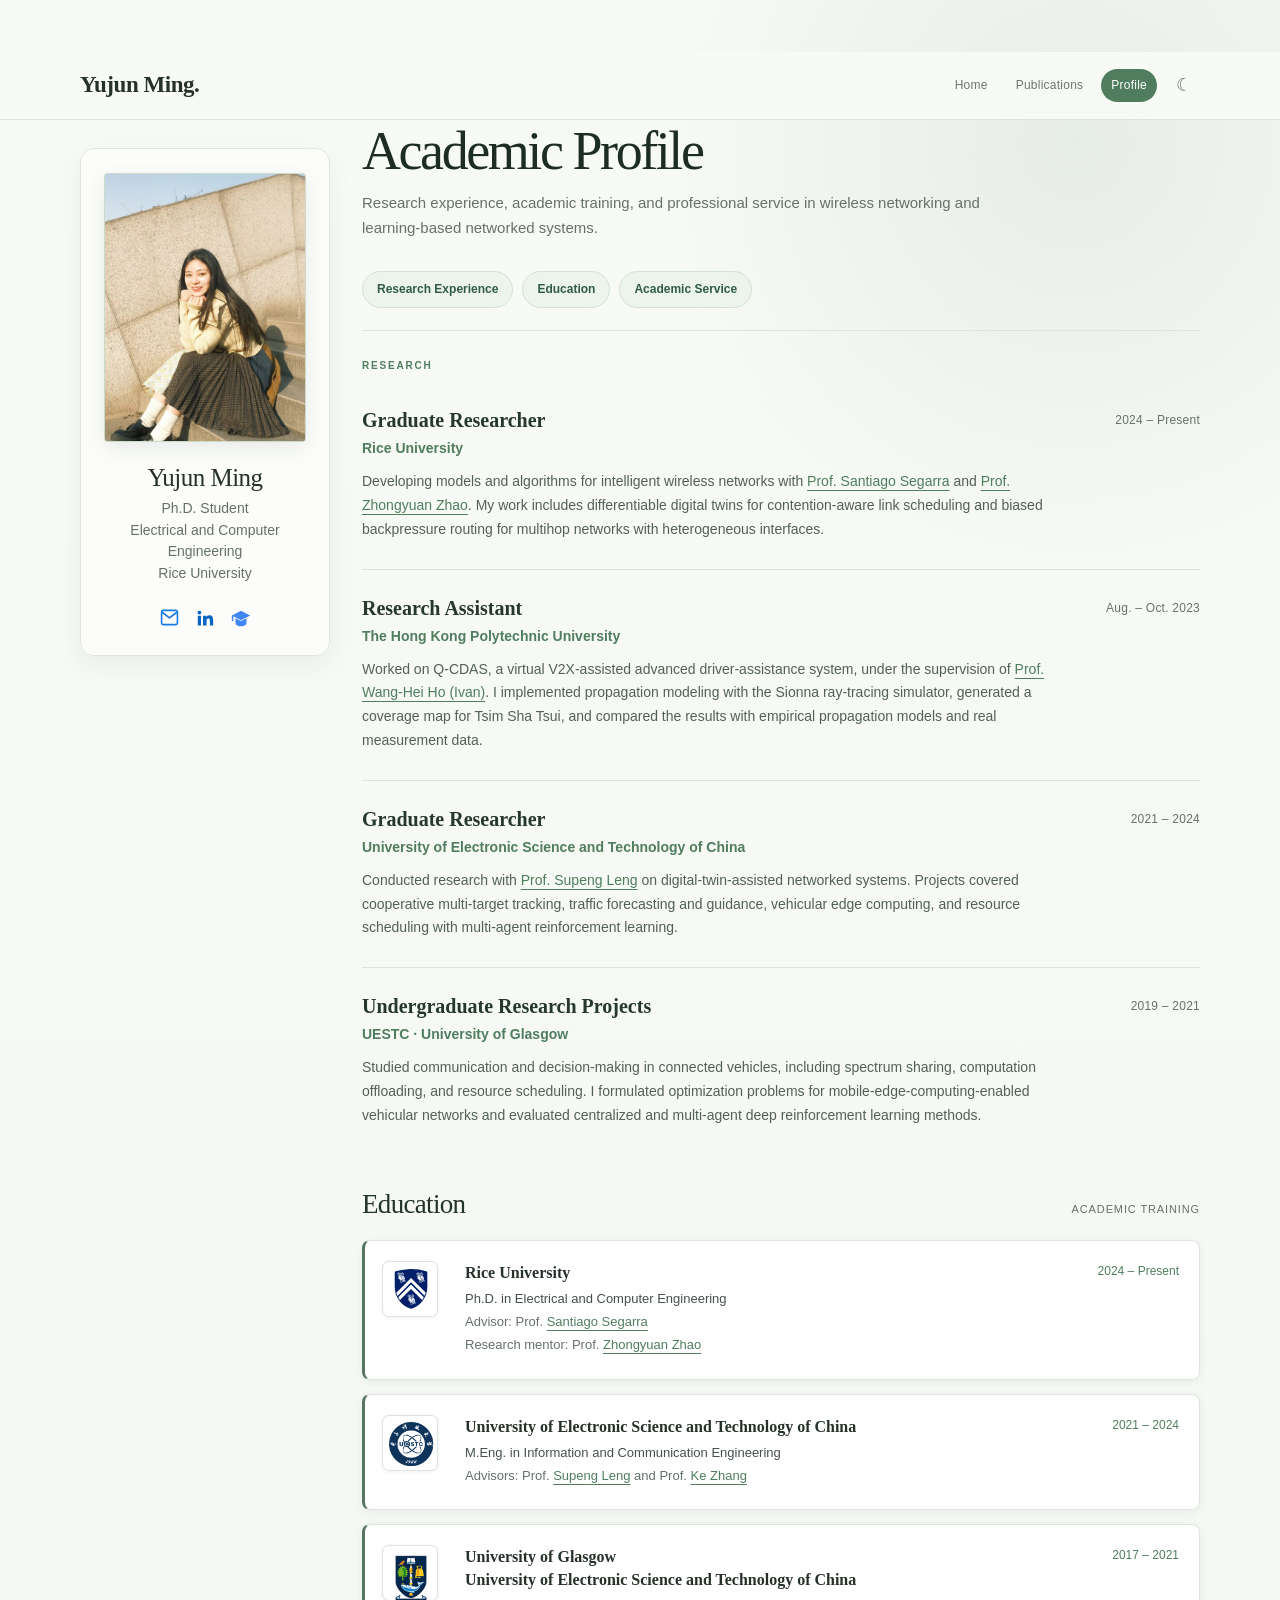
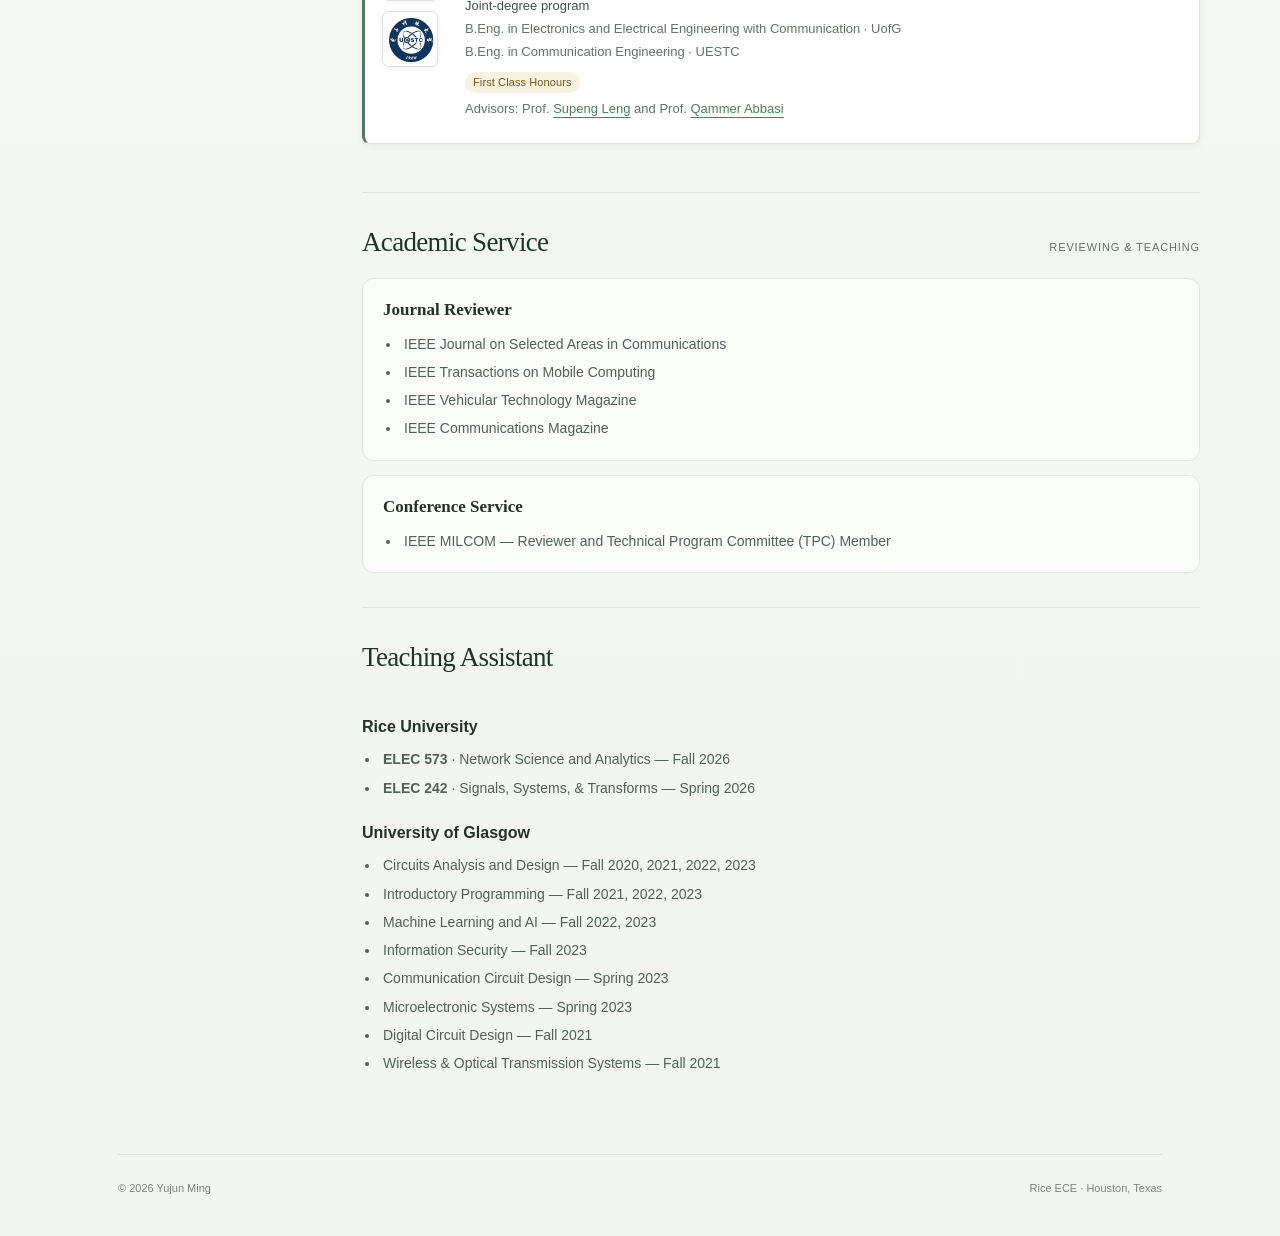
<file: experience.html>
<!doctype html>
<html lang="en">
<head>
<meta charset="utf-8">
<meta name="viewport" content="width=device-width,initial-scale=1">
<meta http-equiv="refresh" content="0; url=profile.html#experience">
<link rel="canonical" href="profile.html#experience">
<meta name="description" content="Yujun Ming — research experience and education in wireless networking, network digital twins, and learning for networked systems.">
<title>Yujun Ming · Experience &amp; Education</title>
<style>
:root{--paper:#faf9f6;--ink:#26342f;--muted:#68716b;--line:#dfe3dc;--accent:#38694e}*{box-sizing:border-box}html{scroll-behavior:smooth;scroll-padding-top:35px}body{margin:0;background:var(--paper);color:var(--ink);font:16px/1.75 -apple-system,BlinkMacSystemFont,'Segoe UI',sans-serif}a{color:var(--accent);text-underline-offset:4px}a:hover{color:#152c1c}header{max-width:1120px;margin:auto;padding:30px 40px;display:flex;align-items:center;justify-content:space-between;border-bottom:1px solid var(--line)}.brand{font:italic 24px Georgia,serif;text-decoration:none;color:var(--ink)}nav{display:flex;gap:26px}nav a{font-size:13px;text-decoration:none;color:var(--muted)}.layout{max-width:1120px;margin:64px auto 0;padding:0 40px;display:grid;grid-template-columns:230px 1fr;gap:78px}aside{align-self:start;position:sticky;top:35px}.portrait{aspect-ratio:1;width:190px;background:#e9ede5;border-radius:50%;display:grid;place-items:center;position:relative;overflow:hidden}.portrait svg{width:100%;height:100%}.portrait-label{font-size:11px;letter-spacing:.12em;text-transform:uppercase;color:var(--muted);margin:14px 0 25px}aside h2{font:27px Georgia,serif;margin:0 0 6px}aside p{font-size:14px;margin:0;color:var(--muted)}.social{margin-top:25px;display:flex;flex-wrap:wrap;gap:8px}.social a{ text-decoration:none;font-size:12px;border:1px solid var(--line);padding:3px 10px;border-radius:4px;color:var(--muted)}.eyebrow{font-size:11px;letter-spacing:.17em;text-transform:uppercase;color:var(--accent);margin:0 0 18px}.hero h1{font:normal clamp(40px,5vw,60px)/1.12 Georgia,serif;letter-spacing:-1.7px;margin:0 0 26px}.intro{font-size:19px;line-height:1.7;max-width:610px}.editable{color:var(--muted)}.tags{display:flex;flex-wrap:wrap;gap:10px;margin:28px 0 40px}.tags span{font-size:12px;background:#eaf0e7;color:#426149;padding:4px 12px;border-radius:20px}section{border-top:1px solid var(--line);padding:34px 0 40px}section h2{font:normal 28px Georgia,serif;margin:0 0 24px}.section-head{display:flex;justify-content:space-between;align-items:baseline}.section-head small{font-size:11px;color:var(--muted);letter-spacing:.08em;text-transform:uppercase}.news{display:grid;grid-template-columns:85px 1fr;gap:20px;padding:12px 0}.date{font-size:12px;color:var(--muted);padding-top:3px}.news p{margin:0}.pub{display:grid;grid-template-columns:100px 1fr;gap:24px;padding:23px 0;border-bottom:1px solid var(--line)}.pub:last-child{border:0}.figure{height:80px;background:#edf0e9;display:grid;place-items:center;font:italic 27px Georgia,serif;color:#8c9c89;border:1px solid #dfe6da}.pub h3{font-size:17px;line-height:1.45;margin:0 0 6px;font-weight:600}.pub p{font-size:13px;color:var(--muted);margin:3px 0}.pub .venue{color:var(--accent)}.note{font-size:13px;color:var(--muted);border-left:2px solid #8eaa86;padding-left:16px}.entry{display:flex;justify-content:space-between;gap:20px;margin:22px 0}.entry strong{font-size:15px}.entry p{font-size:14px;color:var(--muted);margin:0}.contact{font:normal 29px Georgia,serif}.contact+p{color:var(--muted)}footer{max-width:1040px;margin:25px auto;padding:24px 0 38px;border-top:1px solid var(--line);display:flex;justify-content:space-between;color:var(--muted);font-size:11px}.draft{background:#edf1e9;padding:9px 20px;text-align:center;font-size:12px;color:#53674d}@media(max-width:760px){header{padding:22px}nav{gap:15px}nav a{font-size:12px}.layout{padding:0 24px;display:block;margin-top:35px}aside{position:static;margin-bottom:44px}.portrait{width:120px;float:right}.portrait-label{display:none}aside h2{padding-top:15px}.social{max-width:260px}.hero h1{font-size:43px}.intro{font-size:17px}.pub{grid-template-columns:70px 1fr;gap:15px}.figure{height:65px}footer{margin:0 24px}.entry{display:block}.section-head small{display:none}}@media(prefers-reduced-motion:reduce){html{scroll-behavior:auto}}

.entry>p{flex-shrink:0}.entry>div{max-width:82%}.honor{font-style:italic;color:var(--accent)!important}.pub-stamp{height:88px;border:1px solid #d9e1d2;background:#edf1e8;display:flex;flex-direction:column;justify-content:center;text-align:center;border-radius:3px}.pub-stamp span{font-size:9px;letter-spacing:.07em;color:#61765b}.pub-stamp b{font:normal 30px Georgia,serif;color:#536e49}.pub h3 a{color:var(--ink);text-decoration:none}.pub h3 a:hover{color:var(--accent);text-decoration:underline}.paper-links{display:flex;gap:10px;margin-top:12px}.paper-links a{font-size:11px;border:1px solid #ccd8c5;border-radius:3px;padding:1px 9px;text-decoration:none}.paper-links a:hover{background:#e4ebde}.pub .award{color:#9a6a29;font-size:12px}.scholar-link{font-size:12px}.filters{display:flex;gap:8px;margin:0 0 12px}.filters button{font:inherit;font-size:12px;padding:4px 13px;border:1px solid var(--line);border-radius:20px;background:transparent;color:var(--muted);cursor:pointer}.filters button[aria-pressed="true"]{background:var(--ink);color:var(--paper);border-color:var(--ink)}.filters button:focus-visible,a:focus-visible{outline:2px solid var(--accent);outline-offset:4px}.pub[hidden]{display:none}@media(max-width:760px){.entry>div{max-width:100%}.pub-stamp{height:70px}.pub-stamp span{font-size:8px}.pub-stamp b{font-size:26px}nav{flex-wrap:wrap;justify-content:flex-end;gap:8px 14px}header{gap:16px}.section-head{gap:12px}}

.hero h1{font-size:38px;letter-spacing:-.8px}.hero{padding-bottom:20px}.intro{font-size:17px}.layout{gap:60px;margin-top:45px}.brand{white-space:nowrap}header{gap:25px}nav{flex-wrap:wrap;justify-content:flex-end;gap:18px}nav a[aria-current="page"]{color:var(--accent);text-decoration:underline}.section-head a{font-size:12px}.directions{margin:0;padding-left:20px}.directions li{padding:7px 0}.directions strong{display:block;font-size:15px}.directions p{font-size:14px;color:var(--muted);margin:0}.page-title{font:normal 38px Georgia,serif;margin:0 0 12px}.page-intro{color:var(--muted);margin-bottom:30px}.service-note{color:var(--muted);font-size:14px}.service-list{padding-left:20px;font-size:14px}.home-education .entry p{font-size:13px}.section-head h2{margin-bottom:20px}.page-nav{display:flex;flex-wrap:wrap;gap:18px;margin:20px 0;font-size:13px}@media(max-width:760px){header{align-items:flex-start}nav{gap:7px 13px}.brand{font-size:22px}.hero h1,.page-title{font-size:33px}.layout{margin-top:28px}}
</style>
<link rel="stylesheet" href="assets/education-polish.css">
<link rel="stylesheet" href="assets/site-v2.css?v=20261019-2">
</head>
<body>
<header>
<a class="brand" href="index.html">Yujun Ming.</a>
<nav aria-label="Main navigation">
<a href="index.html">Home</a>
<a href="publications.html">Publications</a>
<a href="profile.html" aria-current="page">Profile</a>
</nav>
</header>
<div class="layout">
<aside>
<div class="portrait">
<img src="assets/yujun-ming-profile-2026.jpg" alt="Portrait of Yujun Ming">
</div>
<h2>Yujun Ming</h2>
<p>Ph.D. Student</p>
<p>Electrical and Computer Engineering<br>Rice University</p>
<div class="social" aria-label="Contact and academic profiles">
<a href="mailto:yujun.ming@rice.edu">Email</a>
<a href="https://www.linkedin.com/in/yujun-ming-684078267/" target="_blank" rel="noopener noreferrer">LinkedIn</a>
<a href="https://scholar.google.com/citations?user=efnDJAIAAAAJ&amp;hl=en" target="_blank" rel="noopener noreferrer">Google Scholar</a>
</div>
</aside>
<main>
<h1 class="page-title">Experience &amp; Education</h1>
<p class="page-intro">Research experience and academic training across wireless networking, network optimization, digital twins, and learning-based networked systems.</p>
<div class="page-nav"><a href="#experience">Research Experience</a><a href="#education">Education</a></div>
<section class="experience-section" id="experience">
<p class="eyebrow">RESEARCH</p>
<article class="experience-entry">
<div class="experience-head"><div><h2>Graduate Researcher</h2><p class="experience-org">Rice University</p></div><time>2024 – Present</time></div>
<p>Developing models and algorithms for intelligent wireless networks with <a href="https://segarra.rice.edu/" target="_blank" rel="noopener noreferrer">Prof. Santiago Segarra</a> and <a href="https://zhongyuanzhao.com/" target="_blank" rel="noopener noreferrer">Prof. Zhongyuan Zhao</a>. My work includes differentiable digital twins for contention-aware link scheduling and biased backpressure routing for multihop networks with heterogeneous interfaces.</p>
</article>
<article class="experience-entry">
<div class="experience-head"><div><h2>Research Assistant</h2><p class="experience-org">The Hong Kong Polytechnic University</p></div><time>Aug. – Oct. 2023</time></div>
<p>Worked on Q-CDAS, a virtual V2X-assisted advanced driver-assistance system, under the supervision of <a href="https://scholar.google.com/citations?user=j9kTafAAAAAJ&amp;hl=en" target="_blank" rel="noopener noreferrer">Prof. Wang-Hei Ho (Ivan)</a>. I implemented propagation modeling with the Sionna ray-tracing simulator, generated a coverage map for Tsim Sha Tsui, and compared the results with empirical propagation models and real measurement data.</p>
</article>
<article class="experience-entry">
<div class="experience-head"><div><h2>Graduate Researcher</h2><p class="experience-org">University of Electronic Science and Technology of China</p></div><time>2021 – 2024</time></div>
<p>Conducted research with <a href="https://scholar.google.com/citations?user=opXb8LAAAAAJ&amp;hl=en" target="_blank" rel="noopener noreferrer">Prof. Supeng Leng</a> on digital-twin-assisted networked systems. Projects covered cooperative multi-target tracking, traffic forecasting and guidance, vehicular edge computing, and resource scheduling with multi-agent reinforcement learning.</p>
</article>
<article class="experience-entry">
<div class="experience-head"><div><h2>Undergraduate Research Projects</h2><p class="experience-org">UESTC · University of Glasgow</p></div><time>2019 – 2021</time></div>
<p>Studied communication and decision-making in connected vehicles, including spectrum sharing, computation offloading, and resource scheduling. I formulated optimization problems for mobile-edge-computing-enabled vehicular networks and evaluated centralized and multi-agent deep reinforcement learning methods.</p>
</article>
</section>
<section id="education">
<div class="section-head"><h2>Education</h2><small>Academic training</small></div>
<div class="entry edu-card">
<div class="edu-logos"><span class="rice-color"><img class="edu-logo" src="assets/rice-crest.svg" alt="Rice University logo"></span></div>
<div class="edu-copy"><strong>Rice University</strong><p>Ph.D. in Electrical and Computer Engineering</p><p>Advisor: Prof. <a href="https://segarra.rice.edu/" target="_blank" rel="noopener noreferrer">Santiago Segarra</a></p><p>Research mentor: Prof. <a href="https://zhongyuanzhao.com/" target="_blank" rel="noopener noreferrer">Zhongyuan Zhao</a></p><p class="edu-date">2024 – Present</p></div>
</div>
<div class="entry edu-card">
<div class="edu-logos"><span class="crest-crop"><img class="edu-logo" src="assets/uestc.png" alt="University of Electronic Science and Technology of China logo"></span></div>
<div class="edu-copy"><strong>University of Electronic Science and Technology of China</strong><p>M.Eng. in Information and Communication Engineering</p><p>Advisors: Prof. <a href="https://scholar.google.com/citations?user=opXb8LAAAAAJ&amp;hl=en" target="_blank" rel="noopener noreferrer">Supeng Leng</a> and Prof. <a href="https://scholar.google.com/citations?user=P6OgLjoAAAAJ&amp;hl=zh-CN" target="_blank" rel="noopener noreferrer">Ke Zhang</a></p><p class="edu-date">2021 – 2024</p></div>
</div>
<div class="entry edu-card">
<div class="edu-logos"><span class="glasgow-color"><img class="edu-logo" src="assets/glasgow-color.png" alt="University of Glasgow coat of arms"></span><span class="crest-crop"><img class="edu-logo" src="assets/uestc.png" alt="University of Electronic Science and Technology of China logo"></span></div>
<div class="edu-copy"><strong>University of Glasgow<br>University of Electronic Science and Technology of China</strong><p>Joint-degree program</p><p>B.Eng. in Electronics and Electrical Engineering with Communication · UofG</p><p>B.Eng. in Communication Engineering · UESTC</p><p class="honor">First Class Honours</p><p>Advisors: Prof. <a href="https://scholar.google.com/citations?user=opXb8LAAAAAJ&amp;hl=en" target="_blank" rel="noopener noreferrer">Supeng Leng</a> and Prof. <a href="https://scholar.google.com/citations?user=Q19YO5YAAAAJ&amp;hl=en" target="_blank" rel="noopener noreferrer">Qammer Abbasi</a></p><p class="edu-date">2017 – 2021</p></div>
</div>
</section>
</main>
</div>
<footer>
<span>© 2026 Yujun Ming</span>
<span>Rice ECE · Houston, Texas</span>
</footer>
<script>document.querySelectorAll('[data-filter]').forEach(button=>{button.addEventListener('click',()=>{document.querySelectorAll('[data-filter]').forEach(item=>item.setAttribute('aria-pressed',String(item===button)));document.querySelectorAll('.pub[data-type]').forEach(paper=>{paper.hidden=button.dataset.filter!=='all'&&paper.dataset.type!==button.dataset.filter;});});});</script>
</body>
</html>
</file>
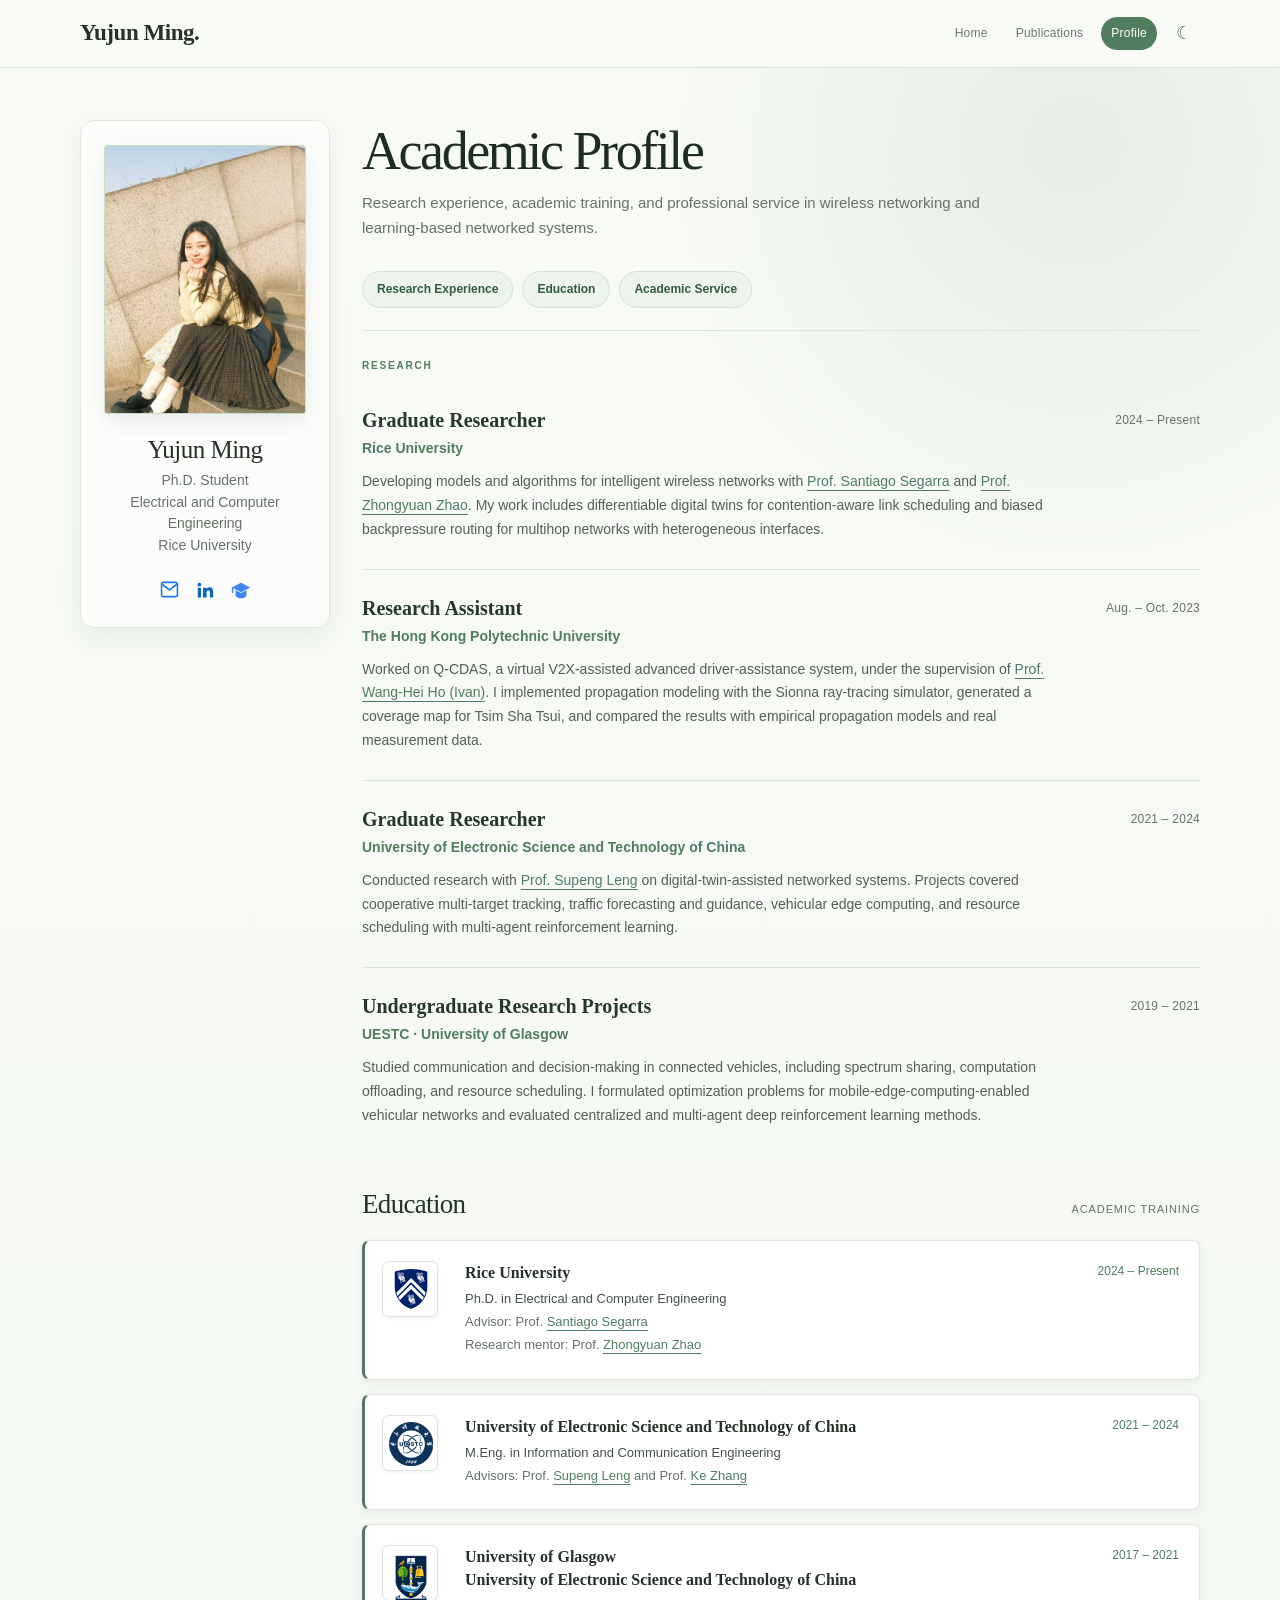
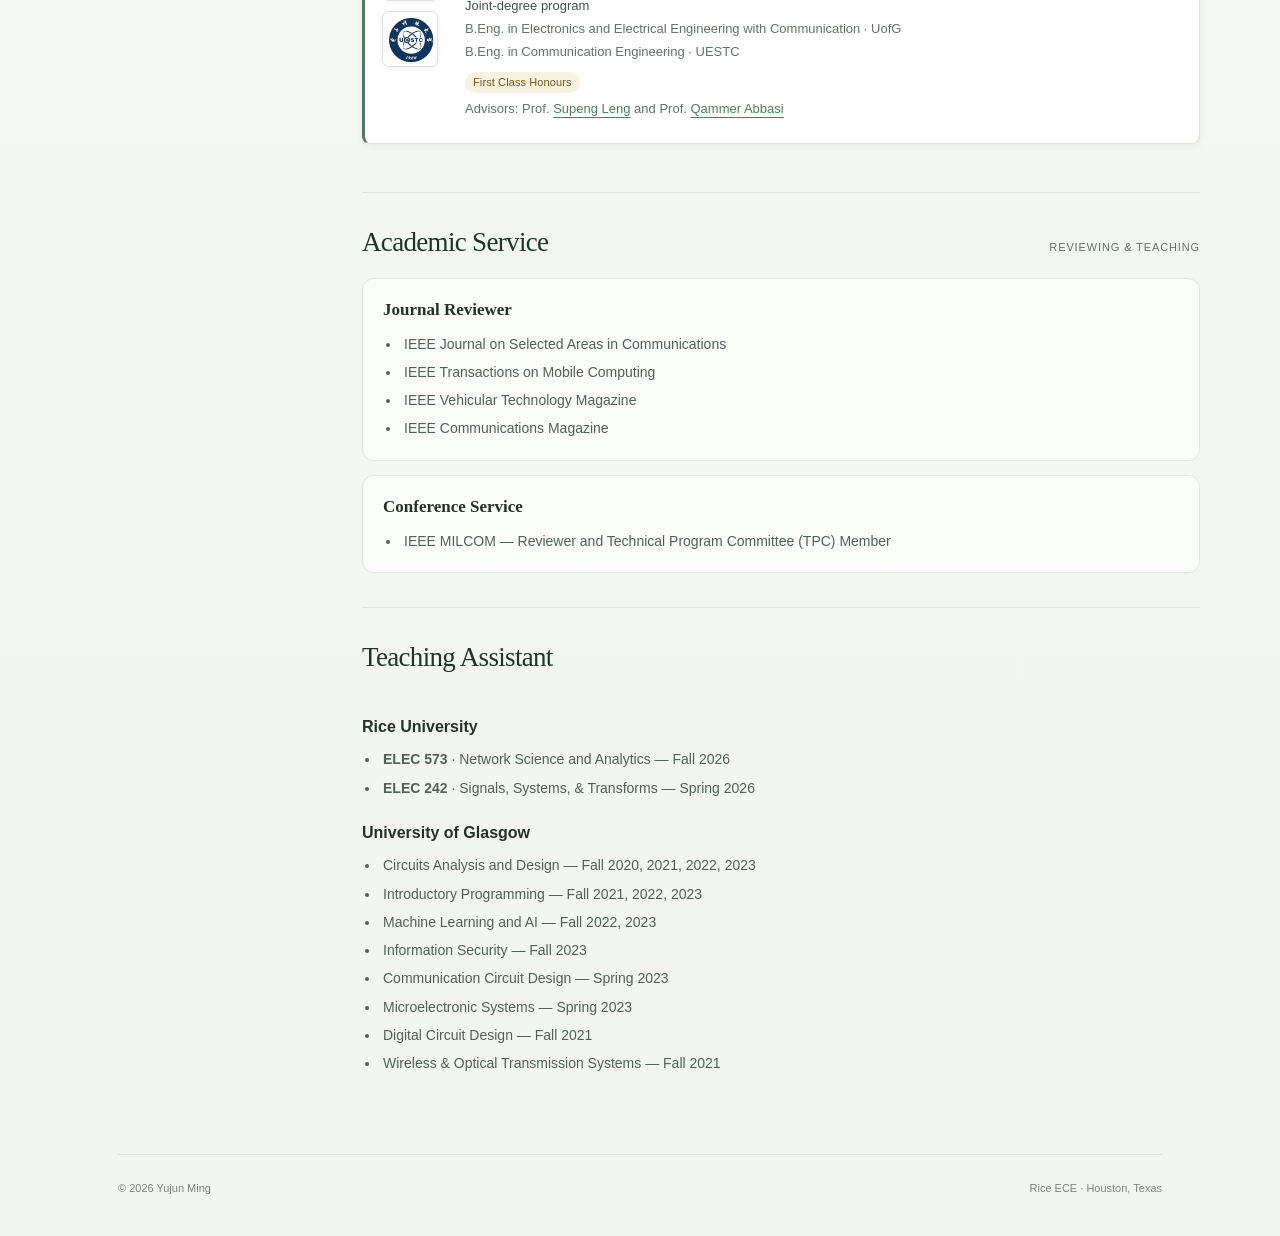
<file: profile.html>
<!doctype html>
<html lang="en">
<head>
<meta charset="utf-8">
<meta name="viewport" content="width=device-width,initial-scale=1">
<meta name="description" content="Yujun Ming — academic profile, research experience, education, and professional service.">
<title>Yujun Ming · Academic Profile</title>
<style>
:root{--paper:#faf9f6;--ink:#26342f;--muted:#68716b;--line:#dfe3dc;--accent:#38694e}*{box-sizing:border-box}html{scroll-behavior:smooth;scroll-padding-top:35px}body{margin:0;background:var(--paper);color:var(--ink);font:16px/1.75 -apple-system,BlinkMacSystemFont,'Segoe UI',sans-serif}a{color:var(--accent);text-underline-offset:4px}a:hover{color:#152c1c}header{max-width:1120px;margin:auto;padding:30px 40px;display:flex;align-items:center;justify-content:space-between;border-bottom:1px solid var(--line)}.brand{font:italic 24px Georgia,serif;text-decoration:none;color:var(--ink)}nav{display:flex;gap:26px}nav a{font-size:13px;text-decoration:none;color:var(--muted)}.layout{max-width:1120px;margin:64px auto 0;padding:0 40px;display:grid;grid-template-columns:230px 1fr;gap:78px}aside{align-self:start;position:sticky;top:35px}.portrait{aspect-ratio:1;width:190px;background:#e9ede5;border-radius:50%;display:grid;place-items:center;position:relative;overflow:hidden}.portrait svg{width:100%;height:100%}.portrait-label{font-size:11px;letter-spacing:.12em;text-transform:uppercase;color:var(--muted);margin:14px 0 25px}aside h2{font:27px Georgia,serif;margin:0 0 6px}aside p{font-size:14px;margin:0;color:var(--muted)}.social{margin-top:25px;display:flex;flex-wrap:wrap;gap:8px}.social a{ text-decoration:none;font-size:12px;border:1px solid var(--line);padding:3px 10px;border-radius:4px;color:var(--muted)}.eyebrow{font-size:11px;letter-spacing:.17em;text-transform:uppercase;color:var(--accent);margin:0 0 18px}.hero h1{font:normal clamp(40px,5vw,60px)/1.12 Georgia,serif;letter-spacing:-1.7px;margin:0 0 26px}.intro{font-size:19px;line-height:1.7;max-width:610px}.editable{color:var(--muted)}.tags{display:flex;flex-wrap:wrap;gap:10px;margin:28px 0 40px}.tags span{font-size:12px;background:#eaf0e7;color:#426149;padding:4px 12px;border-radius:20px}section{border-top:1px solid var(--line);padding:34px 0 40px}section h2{font:normal 28px Georgia,serif;margin:0 0 24px}.section-head{display:flex;justify-content:space-between;align-items:baseline}.section-head small{font-size:11px;color:var(--muted);letter-spacing:.08em;text-transform:uppercase}.news{display:grid;grid-template-columns:85px 1fr;gap:20px;padding:12px 0}.date{font-size:12px;color:var(--muted);padding-top:3px}.news p{margin:0}.pub{display:grid;grid-template-columns:100px 1fr;gap:24px;padding:23px 0;border-bottom:1px solid var(--line)}.pub:last-child{border:0}.figure{height:80px;background:#edf0e9;display:grid;place-items:center;font:italic 27px Georgia,serif;color:#8c9c89;border:1px solid #dfe6da}.pub h3{font-size:17px;line-height:1.45;margin:0 0 6px;font-weight:600}.pub p{font-size:13px;color:var(--muted);margin:3px 0}.pub .venue{color:var(--accent)}.note{font-size:13px;color:var(--muted);border-left:2px solid #8eaa86;padding-left:16px}.entry{display:flex;justify-content:space-between;gap:20px;margin:22px 0}.entry strong{font-size:15px}.entry p{font-size:14px;color:var(--muted);margin:0}.contact{font:normal 29px Georgia,serif}.contact+p{color:var(--muted)}footer{max-width:1040px;margin:25px auto;padding:24px 0 38px;border-top:1px solid var(--line);display:flex;justify-content:space-between;color:var(--muted);font-size:11px}.draft{background:#edf1e9;padding:9px 20px;text-align:center;font-size:12px;color:#53674d}@media(max-width:760px){header{padding:22px}nav{gap:15px}nav a{font-size:12px}.layout{padding:0 24px;display:block;margin-top:35px}aside{position:static;margin-bottom:44px}.portrait{width:120px;float:right}.portrait-label{display:none}aside h2{padding-top:15px}.social{max-width:260px}.hero h1{font-size:43px}.intro{font-size:17px}.pub{grid-template-columns:70px 1fr;gap:15px}.figure{height:65px}footer{margin:0 24px}.entry{display:block}.section-head small{display:none}}@media(prefers-reduced-motion:reduce){html{scroll-behavior:auto}}

.entry>p{flex-shrink:0}.entry>div{max-width:82%}.honor{font-style:italic;color:var(--accent)!important}.pub-stamp{height:88px;border:1px solid #d9e1d2;background:#edf1e8;display:flex;flex-direction:column;justify-content:center;text-align:center;border-radius:3px}.pub-stamp span{font-size:9px;letter-spacing:.07em;color:#61765b}.pub-stamp b{font:normal 30px Georgia,serif;color:#536e49}.pub h3 a{color:var(--ink);text-decoration:none}.pub h3 a:hover{color:var(--accent);text-decoration:underline}.paper-links{display:flex;gap:10px;margin-top:12px}.paper-links a{font-size:11px;border:1px solid #ccd8c5;border-radius:3px;padding:1px 9px;text-decoration:none}.paper-links a:hover{background:#e4ebde}.pub .award{color:#9a6a29;font-size:12px}.scholar-link{font-size:12px}.filters{display:flex;gap:8px;margin:0 0 12px}.filters button{font:inherit;font-size:12px;padding:4px 13px;border:1px solid var(--line);border-radius:20px;background:transparent;color:var(--muted);cursor:pointer}.filters button[aria-pressed="true"]{background:var(--ink);color:var(--paper);border-color:var(--ink)}.filters button:focus-visible,a:focus-visible{outline:2px solid var(--accent);outline-offset:4px}.pub[hidden]{display:none}@media(max-width:760px){.entry>div{max-width:100%}.pub-stamp{height:70px}.pub-stamp span{font-size:8px}.pub-stamp b{font-size:26px}nav{flex-wrap:wrap;justify-content:flex-end;gap:8px 14px}header{gap:16px}.section-head{gap:12px}}

.hero h1{font-size:38px;letter-spacing:-.8px}.hero{padding-bottom:20px}.intro{font-size:17px}.layout{gap:60px;margin-top:45px}.brand{white-space:nowrap}header{gap:25px}nav{flex-wrap:wrap;justify-content:flex-end;gap:18px}nav a[aria-current="page"]{color:var(--accent);text-decoration:underline}.section-head a{font-size:12px}.directions{margin:0;padding-left:20px}.directions li{padding:7px 0}.directions strong{display:block;font-size:15px}.directions p{font-size:14px;color:var(--muted);margin:0}.page-title{font:normal 38px Georgia,serif;margin:0 0 12px}.page-intro{color:var(--muted);margin-bottom:30px}.service-note{color:var(--muted);font-size:14px}.service-list{padding-left:20px;font-size:14px}.home-education .entry p{font-size:13px}.section-head h2{margin-bottom:20px}.page-nav{display:flex;flex-wrap:wrap;gap:18px;margin:20px 0;font-size:13px}@media(max-width:760px){header{align-items:flex-start}nav{gap:7px 13px}.brand{font-size:22px}.hero h1,.page-title{font-size:33px}.layout{margin-top:28px}}
</style>
<script src="assets/theme.js"></script>
<link rel="stylesheet" href="assets/education-polish.css">
<link rel="stylesheet" href="assets/site-v2.css?v=20261019-2">
</head>
<body>
<header>
<a class="brand" href="index.html">Yujun Ming.</a>
<nav aria-label="Main navigation">
<a href="index.html">Home</a>
<a href="publications.html">Publications</a>
<a href="profile.html" aria-current="page">Profile</a>
<button class="theme-toggle" type="button" aria-label="Switch to dark mode" aria-pressed="false">☾</button>
</nav>
</header>
<div class="layout">
<aside>
<div class="portrait">
<img src="assets/yujun-ming-profile-2026.jpg" alt="Portrait of Yujun Ming">
</div>
<h2>Yujun Ming</h2>
<p>Ph.D. Student</p>
<p>Electrical and Computer Engineering<br>Rice University</p>
<div class="social" aria-label="Contact and academic profiles">
<a href="mailto:yujun.ming@rice.edu">Email</a>
<a href="https://www.linkedin.com/in/yujun-ming-684078267/" target="_blank" rel="noopener noreferrer">LinkedIn</a>
<a href="https://scholar.google.com/citations?user=efnDJAIAAAAJ&amp;hl=en" target="_blank" rel="noopener noreferrer">Google Scholar</a>
</div>
</aside>
<main>
<h1 class="page-title">Academic Profile</h1>
<p class="page-intro">Research experience, academic training, and professional service in wireless networking and learning-based networked systems.</p>
<div class="page-nav"><a href="#experience">Research Experience</a><a href="#education">Education</a><a href="#service">Academic Service</a></div>
<section class="experience-section" id="experience">
<p class="eyebrow">RESEARCH</p>
<article class="experience-entry">
<div class="experience-head"><div><h2>Graduate Researcher</h2><p class="experience-org">Rice University</p></div><time>2024 – Present</time></div>
<p>Developing models and algorithms for intelligent wireless networks with <a href="https://segarra.rice.edu/" target="_blank" rel="noopener noreferrer">Prof. Santiago Segarra</a> and <a href="https://zhongyuanzhao.com/" target="_blank" rel="noopener noreferrer">Prof. Zhongyuan Zhao</a>. My work includes differentiable digital twins for contention-aware link scheduling and biased backpressure routing for multihop networks with heterogeneous interfaces.</p>
</article>
<article class="experience-entry">
<div class="experience-head"><div><h2>Research Assistant</h2><p class="experience-org">The Hong Kong Polytechnic University</p></div><time>Aug. – Oct. 2023</time></div>
<p>Worked on Q-CDAS, a virtual V2X-assisted advanced driver-assistance system, under the supervision of <a href="https://scholar.google.com/citations?user=j9kTafAAAAAJ&amp;hl=en" target="_blank" rel="noopener noreferrer">Prof. Wang-Hei Ho (Ivan)</a>. I implemented propagation modeling with the Sionna ray-tracing simulator, generated a coverage map for Tsim Sha Tsui, and compared the results with empirical propagation models and real measurement data.</p>
</article>
<article class="experience-entry">
<div class="experience-head"><div><h2>Graduate Researcher</h2><p class="experience-org">University of Electronic Science and Technology of China</p></div><time>2021 – 2024</time></div>
<p>Conducted research with <a href="https://scholar.google.com/citations?user=opXb8LAAAAAJ&amp;hl=en" target="_blank" rel="noopener noreferrer">Prof. Supeng Leng</a> on digital-twin-assisted networked systems. Projects covered cooperative multi-target tracking, traffic forecasting and guidance, vehicular edge computing, and resource scheduling with multi-agent reinforcement learning.</p>
</article>
<article class="experience-entry">
<div class="experience-head"><div><h2>Undergraduate Research Projects</h2><p class="experience-org">UESTC · University of Glasgow</p></div><time>2019 – 2021</time></div>
<p>Studied communication and decision-making in connected vehicles, including spectrum sharing, computation offloading, and resource scheduling. I formulated optimization problems for mobile-edge-computing-enabled vehicular networks and evaluated centralized and multi-agent deep reinforcement learning methods.</p>
</article>
</section>
<section id="education">
<div class="section-head"><h2>Education</h2><small>Academic training</small></div>
<div class="entry edu-card">
<div class="edu-logos"><span class="rice-color"><img class="edu-logo" src="assets/rice-crest.svg" alt="Rice University logo"></span></div>
<div class="edu-copy"><strong>Rice University</strong><p>Ph.D. in Electrical and Computer Engineering</p><p>Advisor: Prof. <a href="https://segarra.rice.edu/" target="_blank" rel="noopener noreferrer">Santiago Segarra</a></p><p>Research mentor: Prof. <a href="https://zhongyuanzhao.com/" target="_blank" rel="noopener noreferrer">Zhongyuan Zhao</a></p><p class="edu-date">2024 – Present</p></div>
</div>
<div class="entry edu-card">
<div class="edu-logos"><span class="crest-crop"><img class="edu-logo" src="assets/uestc.png" alt="University of Electronic Science and Technology of China logo"></span></div>
<div class="edu-copy"><strong>University of Electronic Science and Technology of China</strong><p>M.Eng. in Information and Communication Engineering</p><p>Advisors: Prof. <a href="https://scholar.google.com/citations?user=opXb8LAAAAAJ&amp;hl=en" target="_blank" rel="noopener noreferrer">Supeng Leng</a> and Prof. <a href="https://scholar.google.com/citations?user=P6OgLjoAAAAJ&amp;hl=zh-CN" target="_blank" rel="noopener noreferrer">Ke Zhang</a></p><p class="edu-date">2021 – 2024</p></div>
</div>
<div class="entry edu-card">
<div class="edu-logos"><span class="glasgow-color"><img class="edu-logo" src="assets/glasgow-color.png" alt="University of Glasgow coat of arms"></span><span class="crest-crop"><img class="edu-logo" src="assets/uestc.png" alt="University of Electronic Science and Technology of China logo"></span></div>
<div class="edu-copy"><strong>University of Glasgow<br>University of Electronic Science and Technology of China</strong><p>Joint-degree program</p><p>B.Eng. in Electronics and Electrical Engineering with Communication · UofG</p><p>B.Eng. in Communication Engineering · UESTC</p><p class="honor">First Class Honours</p><p>Advisors: Prof. <a href="https://scholar.google.com/citations?user=opXb8LAAAAAJ&amp;hl=en" target="_blank" rel="noopener noreferrer">Supeng Leng</a> and Prof. <a href="https://scholar.google.com/citations?user=Q19YO5YAAAAJ&amp;hl=en" target="_blank" rel="noopener noreferrer">Qammer Abbasi</a></p><p class="edu-date">2017 – 2021</p></div>
</div>
</section>
<section id="service" class="service-section">
<div class="section-head"><h2>Academic Service</h2><small>Reviewing &amp; teaching</small></div>
<div class="service-grid">
<div class="service-card"><h3>Journal Reviewer</h3><ul class="service-list"><li>IEEE Journal on Selected Areas in Communications</li><li>IEEE Transactions on Mobile Computing</li><li>IEEE Vehicular Technology Magazine</li><li>IEEE Communications Magazine</li></ul></div>
<div class="service-card"><h3>Conference Service</h3><ul class="service-list"><li>IEEE MILCOM — Reviewer and Technical Program Committee (TPC) Member</li></ul></div>
</div>
</section>
<section class="teaching-section">
<div class="section-head"><h2>Teaching Assistant</h2></div>
<div class="teaching-group">
<h3>Rice University</h3>
<ul class="service-list teaching-list"><li><strong>ELEC 573</strong> · Network Science and Analytics — Fall 2026</li><li><strong>ELEC 242</strong> · Signals, Systems, &amp; Transforms — Spring 2026</li></ul>
</div>
<div class="teaching-group">
<h3>University of Glasgow</h3>
<ul class="service-list teaching-list">
<li>Circuits Analysis and Design — Fall 2020, 2021, 2022, 2023</li>
<li>Introductory Programming — Fall 2021, 2022, 2023</li>
<li>Machine Learning and AI — Fall 2022, 2023</li>
<li>Information Security — Fall 2023</li>
<li>Communication Circuit Design — Spring 2023</li>
<li>Microelectronic Systems — Spring 2023</li>
<li>Digital Circuit Design — Fall 2021</li>
<li>Wireless &amp; Optical Transmission Systems — Fall 2021</li>
</ul>
</div>
</section>
</main>
</div>
<footer>
<span>© 2026 Yujun Ming</span>
<span>Rice ECE · Houston, Texas</span>
</footer>
<script>document.querySelectorAll('[data-filter]').forEach(button=>{button.addEventListener('click',()=>{document.querySelectorAll('[data-filter]').forEach(item=>item.setAttribute('aria-pressed',String(item===button)));document.querySelectorAll('.pub[data-type]').forEach(paper=>{paper.hidden=button.dataset.filter!=='all'&&paper.dataset.type!==button.dataset.filter;});});});</script>
</body>
</html>
</file>
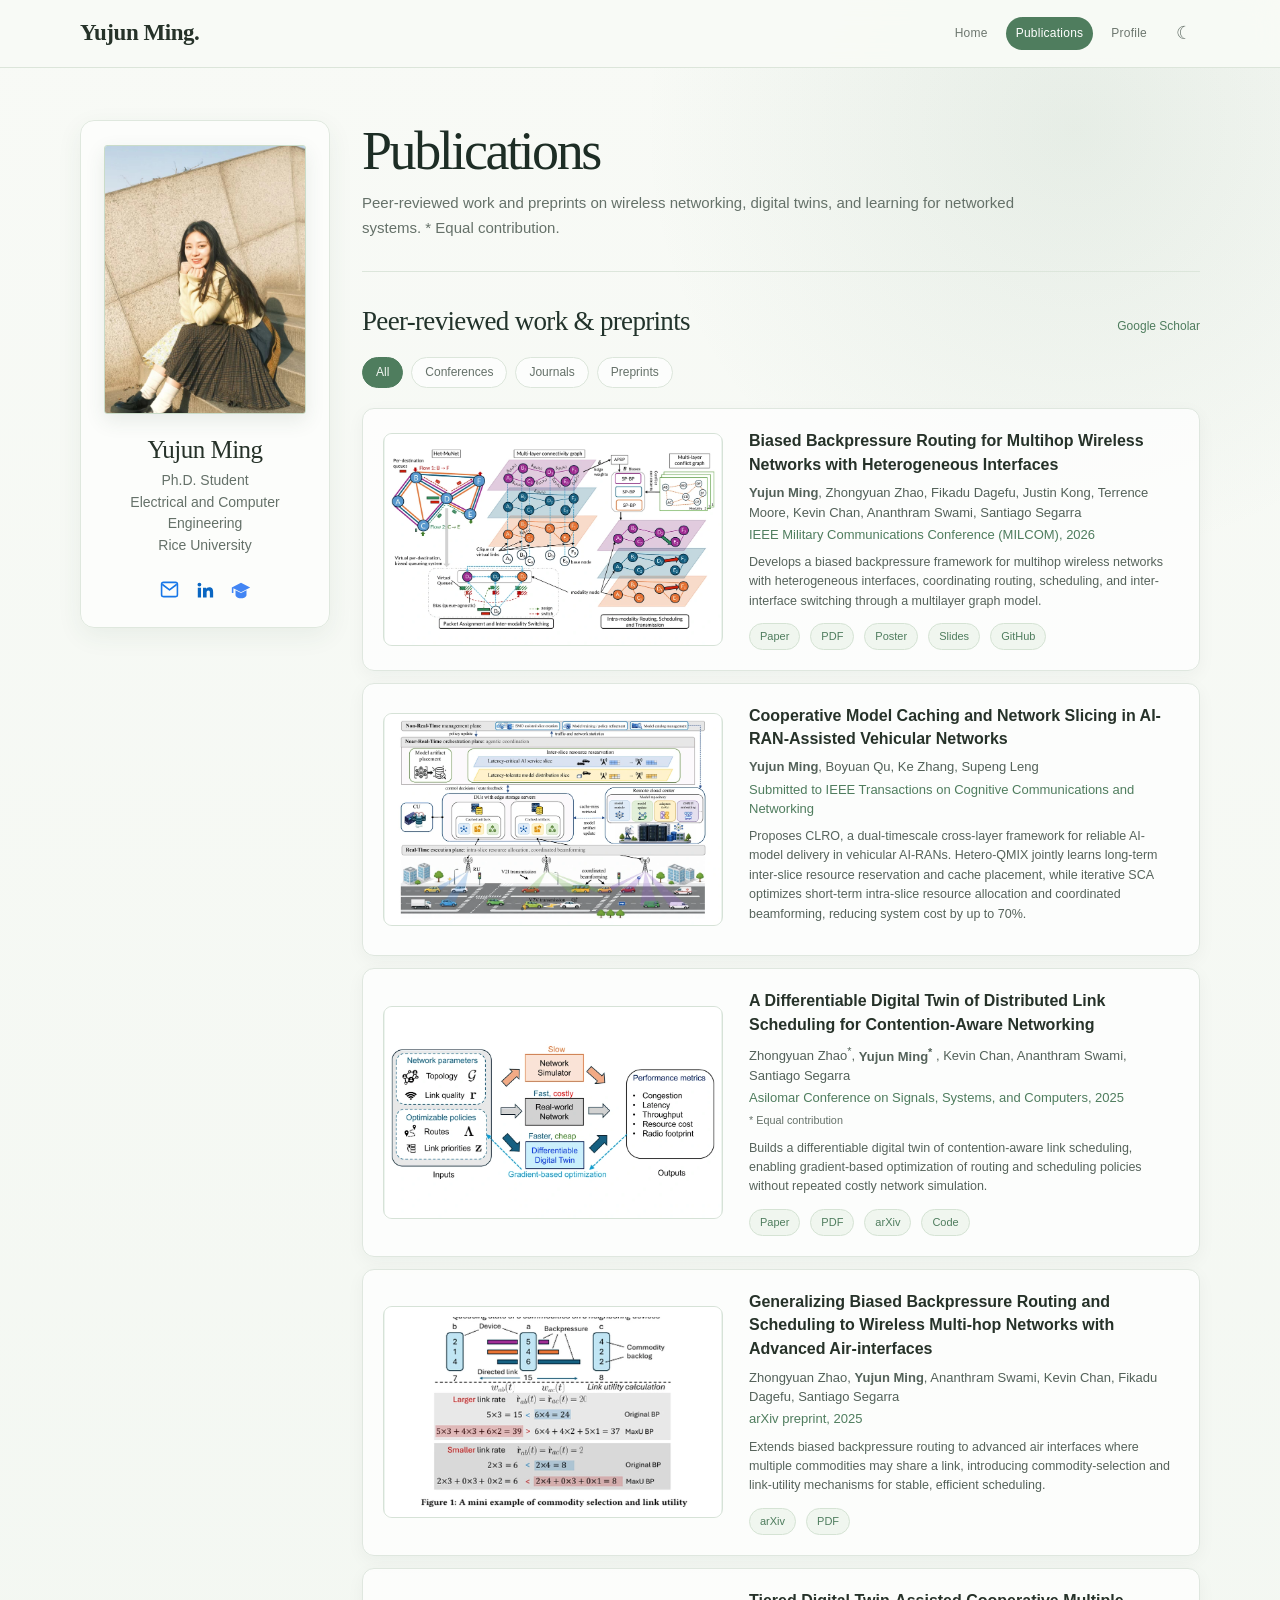
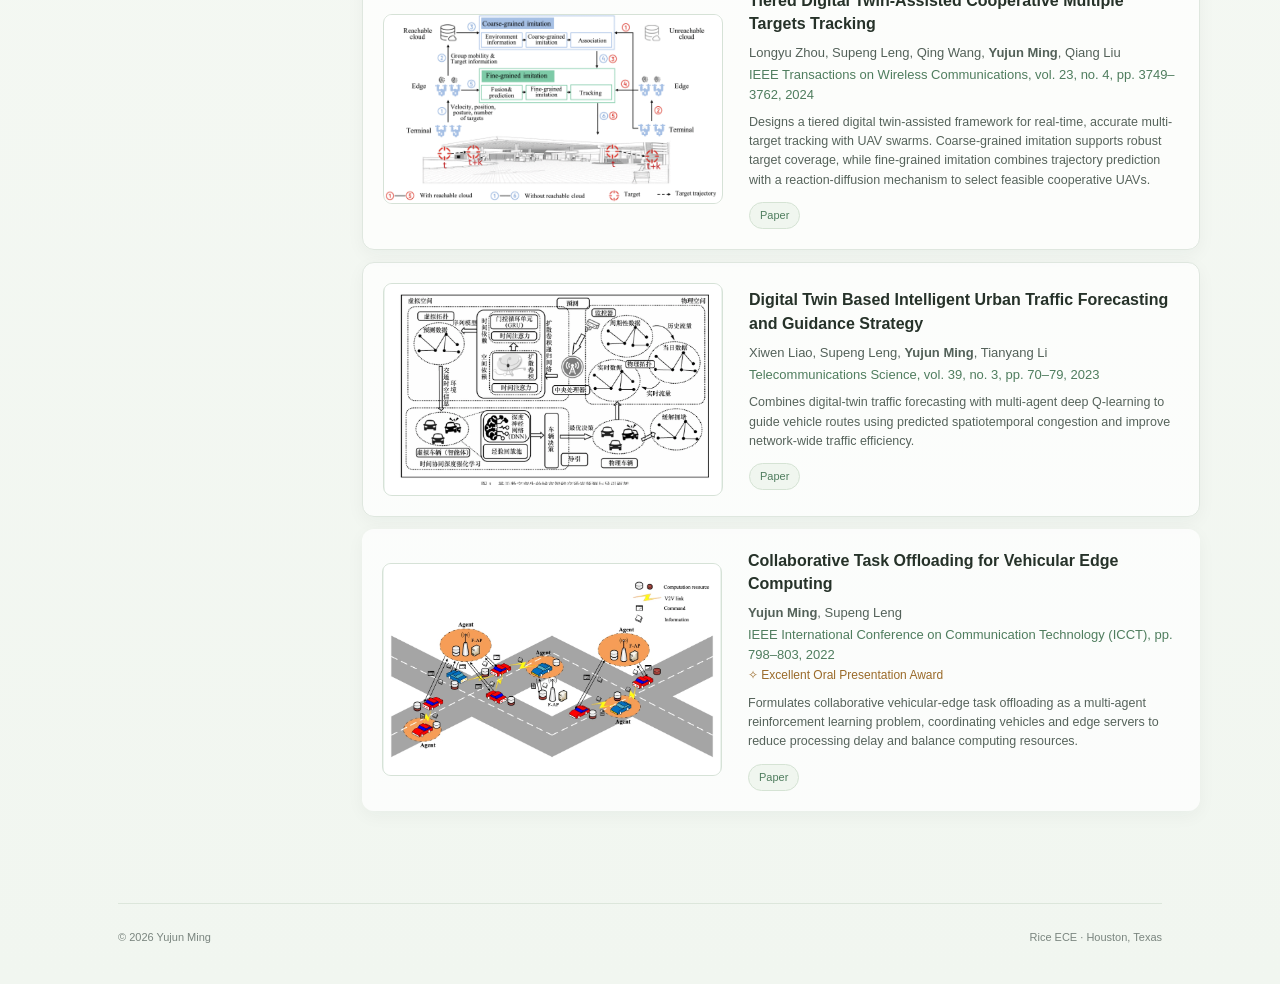
<file: publications.html>
<!doctype html>
<html lang="en">
<head>
<meta charset="utf-8">
<meta name="viewport" content="width=device-width,initial-scale=1">
<meta name="description" content="Yujun Ming — Ph.D. student in Electrical and Computer Engineering at Rice University. Publications.">
<title>Yujun Ming · Publications</title>
<style>
:root{--paper:#faf9f6;--ink:#26342f;--muted:#68716b;--line:#dfe3dc;--accent:#38694e}*{box-sizing:border-box}html{scroll-behavior:smooth;scroll-padding-top:35px}body{margin:0;background:var(--paper);color:var(--ink);font:16px/1.75 -apple-system,BlinkMacSystemFont,'Segoe UI',sans-serif}a{color:var(--accent);text-underline-offset:4px}a:hover{color:#152c1c}header{max-width:1120px;margin:auto;padding:30px 40px;display:flex;align-items:center;justify-content:space-between;border-bottom:1px solid var(--line)}.brand{font:italic 24px Georgia,serif;text-decoration:none;color:var(--ink)}nav{display:flex;gap:26px}nav a{font-size:13px;text-decoration:none;color:var(--muted)}.layout{max-width:1120px;margin:64px auto 0;padding:0 40px;display:grid;grid-template-columns:230px 1fr;gap:78px}aside{align-self:start;position:sticky;top:35px}.portrait{aspect-ratio:1;width:190px;background:#e9ede5;border-radius:50%;display:grid;place-items:center;position:relative;overflow:hidden}.portrait svg{width:100%;height:100%}.portrait-label{font-size:11px;letter-spacing:.12em;text-transform:uppercase;color:var(--muted);margin:14px 0 25px}aside h2{font:27px Georgia,serif;margin:0 0 6px}aside p{font-size:14px;margin:0;color:var(--muted)}.social{margin-top:25px;display:flex;flex-wrap:wrap;gap:8px}.social a{ text-decoration:none;font-size:12px;border:1px solid var(--line);padding:3px 10px;border-radius:4px;color:var(--muted)}.eyebrow{font-size:11px;letter-spacing:.17em;text-transform:uppercase;color:var(--accent);margin:0 0 18px}.hero h1{font:normal clamp(40px,5vw,60px)/1.12 Georgia,serif;letter-spacing:-1.7px;margin:0 0 26px}.intro{font-size:19px;line-height:1.7;max-width:610px}.editable{color:var(--muted)}.tags{display:flex;flex-wrap:wrap;gap:10px;margin:28px 0 40px}.tags span{font-size:12px;background:#eaf0e7;color:#426149;padding:4px 12px;border-radius:20px}section{border-top:1px solid var(--line);padding:34px 0 40px}section h2{font:normal 28px Georgia,serif;margin:0 0 24px}.section-head{display:flex;justify-content:space-between;align-items:baseline}.section-head small{font-size:11px;color:var(--muted);letter-spacing:.08em;text-transform:uppercase}.news{display:grid;grid-template-columns:85px 1fr;gap:20px;padding:12px 0}.date{font-size:12px;color:var(--muted);padding-top:3px}.news p{margin:0}.pub{display:grid;grid-template-columns:100px 1fr;gap:24px;padding:23px 0;border-bottom:1px solid var(--line)}.pub:last-child{border:0}.figure{height:80px;background:#edf0e9;display:grid;place-items:center;font:italic 27px Georgia,serif;color:#8c9c89;border:1px solid #dfe6da}.pub h3{font-size:17px;line-height:1.45;margin:0 0 6px;font-weight:600}.pub p{font-size:13px;color:var(--muted);margin:3px 0}.pub .venue{color:var(--accent)}.note{font-size:13px;color:var(--muted);border-left:2px solid #8eaa86;padding-left:16px}.entry{display:flex;justify-content:space-between;gap:20px;margin:22px 0}.entry strong{font-size:15px}.entry p{font-size:14px;color:var(--muted);margin:0}.contact{font:normal 29px Georgia,serif}.contact+p{color:var(--muted)}footer{max-width:1040px;margin:25px auto;padding:24px 0 38px;border-top:1px solid var(--line);display:flex;justify-content:space-between;color:var(--muted);font-size:11px}.draft{background:#edf1e9;padding:9px 20px;text-align:center;font-size:12px;color:#53674d}@media(max-width:760px){header{padding:22px}nav{gap:15px}nav a{font-size:12px}.layout{padding:0 24px;display:block;margin-top:35px}aside{position:static;margin-bottom:44px}.portrait{width:120px;float:right}.portrait-label{display:none}aside h2{padding-top:15px}.social{max-width:260px}.hero h1{font-size:43px}.intro{font-size:17px}.pub{grid-template-columns:70px 1fr;gap:15px}.figure{height:65px}footer{margin:0 24px}.entry{display:block}.section-head small{display:none}}@media(prefers-reduced-motion:reduce){html{scroll-behavior:auto}}

.entry>p{flex-shrink:0}.entry>div{max-width:82%}.honor{font-style:italic;color:var(--accent)!important}.pub-stamp{height:88px;border:1px solid #d9e1d2;background:#edf1e8;display:flex;flex-direction:column;justify-content:center;text-align:center;border-radius:3px}.pub-stamp span{font-size:9px;letter-spacing:.07em;color:#61765b}.pub-stamp b{font:normal 30px Georgia,serif;color:#536e49}.pub h3 a{color:var(--ink);text-decoration:none}.pub h3 a:hover{color:var(--accent);text-decoration:underline}.paper-links{display:flex;gap:10px;margin-top:12px}.paper-links a{font-size:11px;border:1px solid #ccd8c5;border-radius:3px;padding:1px 9px;text-decoration:none}.paper-links a:hover{background:#e4ebde}.pub .award{color:#9a6a29;font-size:12px}.scholar-link{font-size:12px}.filters{display:flex;gap:8px;margin:0 0 12px}.filters button{font:inherit;font-size:12px;padding:4px 13px;border:1px solid var(--line);border-radius:20px;background:transparent;color:var(--muted);cursor:pointer}.filters button[aria-pressed="true"]{background:var(--ink);color:var(--paper);border-color:var(--ink)}.filters button:focus-visible,a:focus-visible{outline:2px solid var(--accent);outline-offset:4px}.pub[hidden]{display:none}@media(max-width:760px){.entry>div{max-width:100%}.pub-stamp{height:70px}.pub-stamp span{font-size:8px}.pub-stamp b{font-size:26px}nav{flex-wrap:wrap;justify-content:flex-end;gap:8px 14px}header{gap:16px}.section-head{gap:12px}}

.hero h1{font-size:38px;letter-spacing:-.8px}.hero{padding-bottom:20px}.intro{font-size:17px}.layout{gap:60px;margin-top:45px}.brand{white-space:nowrap}header{gap:25px}nav{flex-wrap:wrap;justify-content:flex-end;gap:18px}nav a[aria-current="page"]{color:var(--accent);text-decoration:underline}.section-head a{font-size:12px}.directions{margin:0;padding-left:20px}.directions li{padding:7px 0}.directions strong{display:block;font-size:15px}.directions p{font-size:14px;color:var(--muted);margin:0}.page-title{font:normal 38px Georgia,serif;margin:0 0 12px}.page-intro{color:var(--muted);margin-bottom:30px}.service-note{color:var(--muted);font-size:14px}.service-list{padding-left:20px;font-size:14px}.home-education .entry p{font-size:13px}.section-head h2{margin-bottom:20px}.page-nav{display:flex;flex-wrap:wrap;gap:18px;margin:20px 0;font-size:13px}@media(max-width:760px){header{align-items:flex-start}nav{gap:7px 13px}.brand{font-size:22px}.hero h1,.page-title{font-size:33px}.layout{margin-top:28px}}
</style>
<script src="assets/theme.js"></script>
<link rel="stylesheet" href="assets/site-v2.css?v=20261019-2">
</head>
<body class="publications-page">
<header>
<a class="brand" href="index.html">Yujun Ming.</a>
<nav aria-label="Main navigation">
<a href="index.html">Home</a>
<a href="publications.html" aria-current="page">Publications</a>
<a href="profile.html">Profile</a>
<button class="theme-toggle" type="button" aria-label="Switch to dark mode" aria-pressed="false">☾</button>
</nav>
</header>
<div class="layout">
<aside>
<div class="portrait">
<img src="assets/yujun-ming-profile-2026.jpg" alt="Portrait of Yujun Ming">
</div>
<h2>Yujun Ming</h2>
<p>Ph.D. Student</p>
<p>Electrical and Computer Engineering<br>Rice University</p>
<div class="social" aria-label="Contact and academic profiles">
<a href="mailto:yujun.ming@rice.edu">Email</a>
<a href="https://www.linkedin.com/in/yujun-ming-684078267/" target="_blank" rel="noopener noreferrer">LinkedIn</a>
<a href="https://scholar.google.com/citations?user=efnDJAIAAAAJ&amp;hl=en" target="_blank" rel="noopener noreferrer">Google Scholar</a>
</div>
</aside>
<main>
<h1 class="page-title">Publications</h1>
<p class="page-intro">Peer-reviewed work and preprints on wireless networking, digital twins, and learning for networked systems. * Equal contribution.</p>
<section id="research">
<div class="section-head">
<h2>Peer-reviewed work &amp; preprints</h2>
<a class="scholar-link" href="https://scholar.google.com/citations?user=efnDJAIAAAAJ&amp;hl=en" target="_blank" rel="noopener noreferrer">Google Scholar</a>
</div>
<div class="filters" role="group" aria-label="Filter publications">
<button type="button" data-filter="all" aria-pressed="true">All</button>
<button type="button" data-filter="conference" aria-pressed="false">Conferences</button>
<button type="button" data-filter="journal" aria-pressed="false">Journals</button>
<button type="button" data-filter="preprint" aria-pressed="false">Preprints</button>
</div>
<article class="pub" data-type="conference">
<div class="pub-thumb"><img src="assets/figure-milcom.webp" alt="System diagram of multi-layer backpressure routing for heterogeneous multi-interface networks"></div>
<div>
<h3>
<a href="https://arxiv.org/abs/2609.05844" target="_blank" rel="noopener noreferrer">Biased Backpressure Routing for Multihop Wireless Networks with Heterogeneous Interfaces</a>
</h3>
<p class="authors">
<strong>Yujun Ming</strong>, Zhongyuan Zhao, Fikadu Dagefu, Justin Kong, Terrence Moore, Kevin Chan, Ananthram Swami, Santiago Segarra</p>
<p class="venue">IEEE Military Communications Conference (MILCOM), 2026</p>
<p class="pub-summary">Develops a biased backpressure framework for multihop wireless networks with heterogeneous interfaces, coordinating routing, scheduling, and inter-interface switching through a multilayer graph model.</p>
<div class="paper-links">
<a href="https://arxiv.org/abs/2609.05844" target="_blank" rel="noopener noreferrer">Paper</a>
<a href="https://arxiv.org/pdf/2609.05844" target="_blank" rel="noopener noreferrer">PDF</a>
<a href="https://github.com/JoieMing/Multi-layer-SP-BP/blob/main/milcom26_poster.pdf" target="_blank" rel="noopener noreferrer">Poster</a>
<a href="https://github.com/JoieMing/Multi-layer-SP-BP/blob/main/milcom26_slides.pdf" target="_blank" rel="noopener noreferrer">Slides</a>
<a href="https://github.com/JoieMing/Multi-layer-SP-BP" target="_blank" rel="noopener noreferrer">GitHub</a>
</div>
</div>
</article>
<article class="pub" data-type="preprint">
<div class="pub-thumb"><img src="assets/figure-airan.webp" alt="AI-RAN architecture for cooperative model caching and network slicing"></div>
<div>
<h3>Cooperative Model Caching and Network Slicing in AI-RAN-Assisted Vehicular Networks</h3>
<p class="authors"><strong>Yujun Ming</strong>, Boyuan Qu, Ke Zhang, Supeng Leng</p>
<p class="venue">Submitted to IEEE Transactions on Cognitive Communications and Networking</p>
<p class="pub-summary">Proposes CLRO, a dual-timescale cross-layer framework for reliable AI-model delivery in vehicular AI-RANs. Hetero-QMIX jointly learns long-term inter-slice resource reservation and cache placement, while iterative SCA optimizes short-term intra-slice resource allocation and coordinated beamforming, reducing system cost by up to 70%.</p>
</div>
</article>
<article class="pub" data-type="conference">
<div class="pub-thumb"><img src="assets/figure-asilomar.webp" alt="Wireless network analysis and differentiable digital twin framework from the paper"></div>
<div>
<h3>
<a href="https://ieeexplore.ieee.org/document/11443889/" target="_blank" rel="noopener noreferrer">A Differentiable Digital Twin of Distributed Link Scheduling for Contention-Aware Networking</a>
</h3>
<p class="authors">Zhongyuan Zhao<sup>*</sup>, <strong>Yujun Ming<sup>*</sup>
</strong>, Kevin Chan, Ananthram Swami, Santiago Segarra</p>
<p class="venue">Asilomar Conference on Signals, Systems, and Computers, 2025</p>
<p>
<small>* Equal contribution</small>
</p>
<p class="pub-summary">Builds a differentiable digital twin of contention-aware link scheduling, enabling gradient-based optimization of routing and scheduling policies without repeated costly network simulation.</p>
<div class="paper-links">
<a href="https://ieeexplore.ieee.org/document/11443889/" target="_blank" rel="noopener noreferrer">Paper</a>
<a href="https://arxiv.org/pdf/2512.10874" target="_blank" rel="noopener noreferrer">PDF</a>
<a href="https://arxiv.org/abs/2512.10874" target="_blank" rel="noopener noreferrer">arXiv</a>
<a href="https://github.com/JoieMing/luby-ndt" target="_blank" rel="noopener noreferrer">Code</a>
</div>
</div>
</article>
<article class="pub" data-type="preprint">
<div class="pub-thumb"><img src="assets/figure-link-sharing.webp" alt="Commodity selection and link utility calculation example from the preprint"></div>
<div>
<h3><a href="https://arxiv.org/abs/2504.21721" target="_blank" rel="noopener noreferrer">Generalizing Biased Backpressure Routing and Scheduling to Wireless Multi-hop Networks with Advanced Air-interfaces</a></h3>
<p class="authors">Zhongyuan Zhao, <strong>Yujun Ming</strong>, Ananthram Swami, Kevin Chan, Fikadu Dagefu, Santiago Segarra</p>
<p class="venue">arXiv preprint, 2025</p>
<p class="pub-summary">Extends biased backpressure routing to advanced air interfaces where multiple commodities may share a link, introducing commodity-selection and link-utility mechanisms for stable, efficient scheduling.</p>
<div class="paper-links">
<a href="https://arxiv.org/abs/2504.21721" target="_blank" rel="noopener noreferrer">arXiv</a>
<a href="https://arxiv.org/pdf/2504.21721" target="_blank" rel="noopener noreferrer">PDF</a>
</div>
</div>
</article>
<article class="pub" data-type="journal">
<div class="pub-thumb wide-figure"><img src="assets/figure-twc.png" alt="Tiered digital twin assisted cooperative target tracking framework from the paper"></div>
<div>
<h3>
<a href="https://doi.org/10.1109/TWC.2023.3311035" target="_blank" rel="noopener noreferrer">Tiered Digital Twin-Assisted Cooperative Multiple Targets Tracking</a>
</h3>
<p class="authors">Longyu Zhou, Supeng Leng, Qing Wang, <strong>Yujun Ming</strong>, Qiang Liu</p>
<p class="venue">IEEE Transactions on Wireless Communications, vol. 23, no. 4, pp. 3749–3762, 2024</p>
<p class="pub-summary">Designs a tiered digital twin-assisted framework for real-time, accurate multi-target tracking with UAV swarms. Coarse-grained imitation supports robust target coverage, while fine-grained imitation combines trajectory prediction with a reaction-diffusion mechanism to select feasible cooperative UAVs.</p>
<div class="paper-links">
<a href="https://doi.org/10.1109/TWC.2023.3311035" target="_blank" rel="noopener noreferrer">Paper</a>
</div>
</div>
</article>
<article class="pub" data-type="journal">
<div class="pub-thumb"><img src="assets/figure-traffic.webp" alt="Digital twin based urban traffic forecasting and guidance framework from the paper"></div>
<div>
<h3>
<a href="https://www.telecomsci.com/zh/article/doi/10.11959/j.issn.1000-0801.2023047/" target="_blank" rel="noopener noreferrer">Digital Twin Based Intelligent Urban Traffic Forecasting and Guidance Strategy</a>
</h3>
<p class="authors">Xiwen Liao, Supeng Leng, <strong>Yujun Ming</strong>, Tianyang Li</p>
<p class="venue">Telecommunications Science, vol. 39, no. 3, pp. 70–79, 2023</p>
<p class="pub-summary">Combines digital-twin traffic forecasting with multi-agent deep Q-learning to guide vehicle routes using predicted spatiotemporal congestion and improve network-wide traffic efficiency.</p>
<div class="paper-links">
<a href="https://www.telecomsci.com/zh/article/doi/10.11959/j.issn.1000-0801.2023047/" target="_blank" rel="noopener noreferrer">Paper</a>
</div>
</div>
</article>
<article class="pub" data-type="conference">
<div class="pub-thumb"><img src="assets/figure-icct.webp" alt="Vehicular edge computing and collaborative task offloading system model"></div>
<div>
<h3>
<a href="https://doi.org/10.1109/ICCT56141.2022.10072666" target="_blank" rel="noopener noreferrer">Collaborative Task Offloading for Vehicular Edge Computing</a>
</h3>
<p class="authors">
<strong>Yujun Ming</strong>, Supeng Leng</p>
<p class="venue">IEEE International Conference on Communication Technology (ICCT), pp. 798–803, 2022</p>
<p class="award">✧ Excellent Oral Presentation Award</p>
<p class="pub-summary">Formulates collaborative vehicular-edge task offloading as a multi-agent reinforcement learning problem, coordinating vehicles and edge servers to reduce processing delay and balance computing resources.</p>
<div class="paper-links">
<a href="https://doi.org/10.1109/ICCT56141.2022.10072666" target="_blank" rel="noopener noreferrer">Paper</a>
</div>
</div>
</article>
</section>
</main>
</div>
<footer>
<span>© 2026 Yujun Ming</span>
<span>Rice ECE · Houston, Texas</span>
</footer>
<script>document.querySelectorAll('[data-filter]').forEach(button=>{button.addEventListener('click',()=>{document.querySelectorAll('[data-filter]').forEach(item=>item.setAttribute('aria-pressed',String(item===button)));document.querySelectorAll('.pub[data-type]').forEach(paper=>{paper.hidden=button.dataset.filter!=='all'&&paper.dataset.type!==button.dataset.filter;});});});</script>
</body>
</html>
</file>
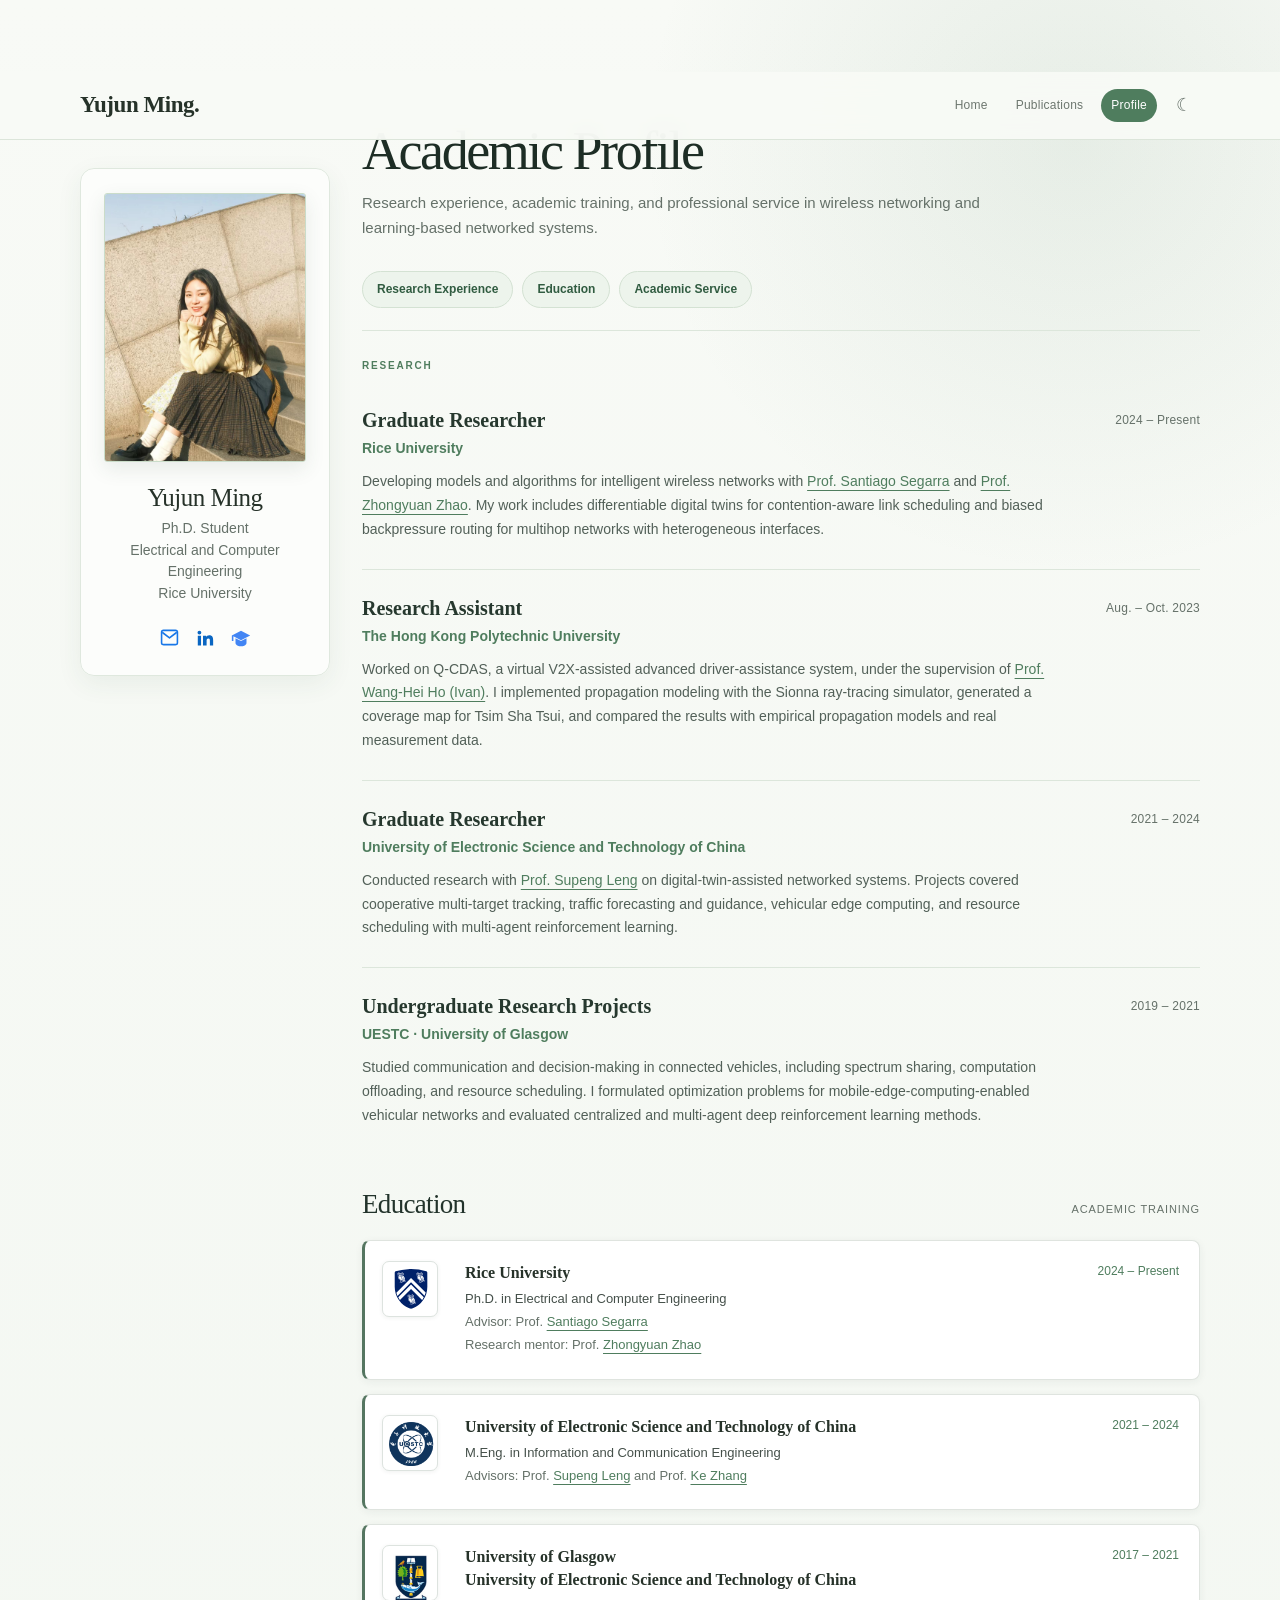
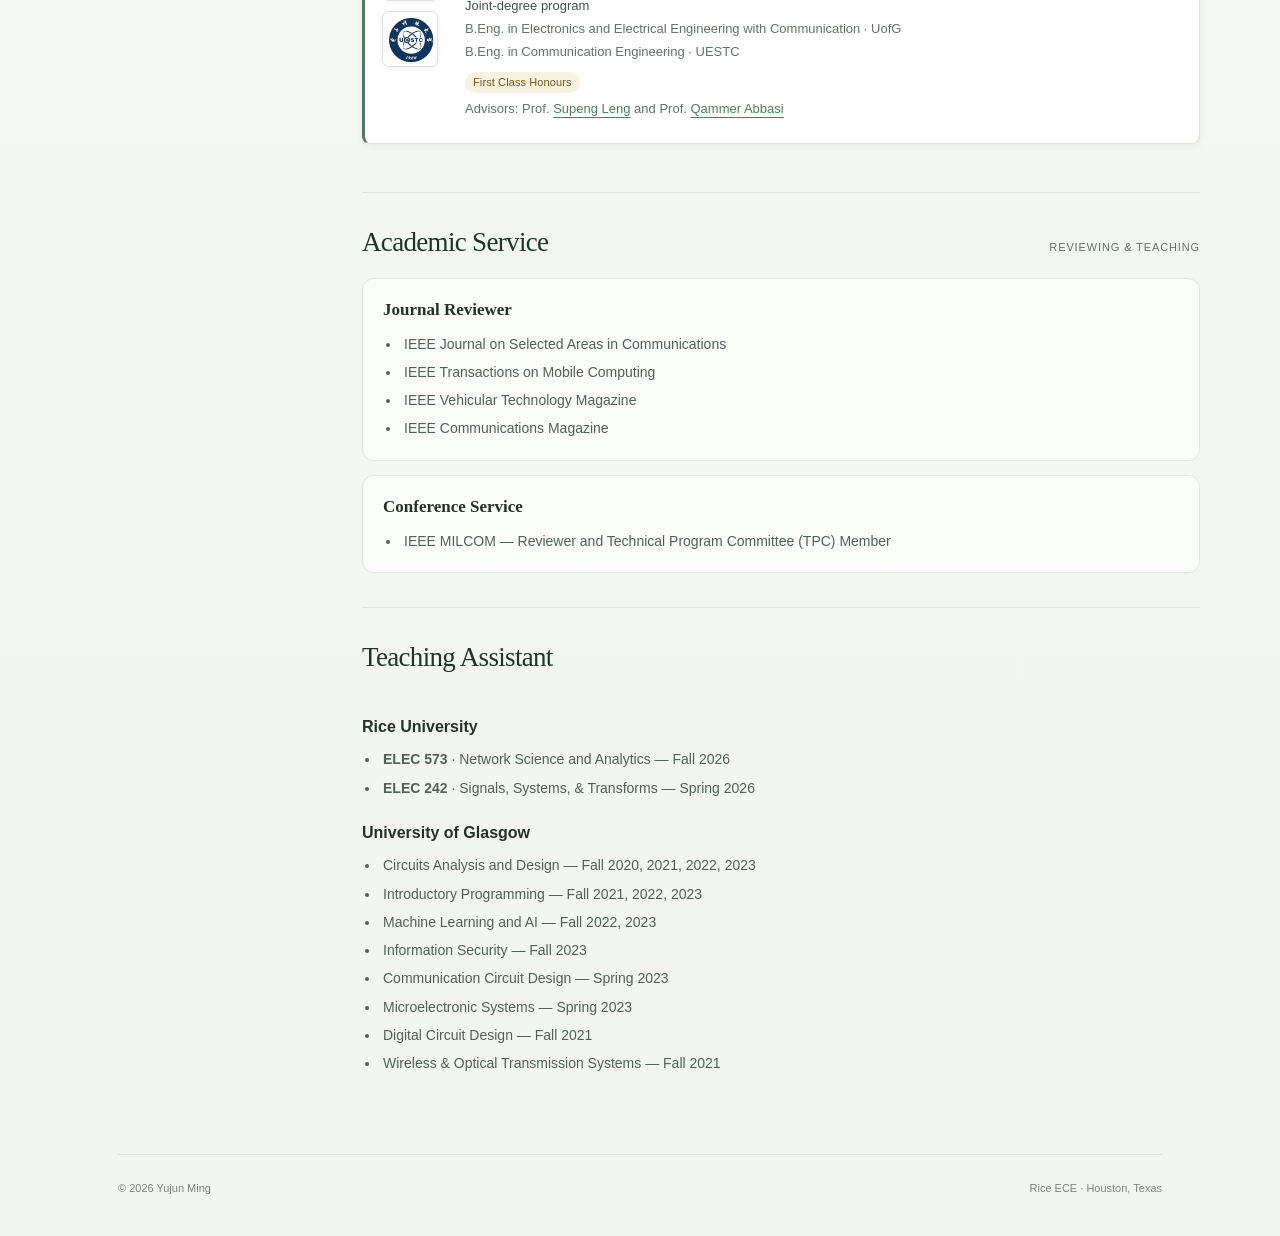
<file: service.html>
<!doctype html>
<html lang="en">
<head>
<meta charset="utf-8">
<meta name="viewport" content="width=device-width,initial-scale=1">
<meta http-equiv="refresh" content="0; url=profile.html#service">
<link rel="canonical" href="profile.html#service">
<meta name="description" content="Yujun Ming — Ph.D. student in Electrical and Computer Engineering at Rice University. Academic Service.">
<title>Yujun Ming · Academic Service</title>
<style>
:root{--paper:#faf9f6;--ink:#26342f;--muted:#68716b;--line:#dfe3dc;--accent:#38694e}*{box-sizing:border-box}html{scroll-behavior:smooth;scroll-padding-top:35px}body{margin:0;background:var(--paper);color:var(--ink);font:16px/1.75 -apple-system,BlinkMacSystemFont,'Segoe UI',sans-serif}a{color:var(--accent);text-underline-offset:4px}a:hover{color:#152c1c}header{max-width:1120px;margin:auto;padding:30px 40px;display:flex;align-items:center;justify-content:space-between;border-bottom:1px solid var(--line)}.brand{font:italic 24px Georgia,serif;text-decoration:none;color:var(--ink)}nav{display:flex;gap:26px}nav a{font-size:13px;text-decoration:none;color:var(--muted)}.layout{max-width:1120px;margin:64px auto 0;padding:0 40px;display:grid;grid-template-columns:230px 1fr;gap:78px}aside{align-self:start;position:sticky;top:35px}.portrait{aspect-ratio:1;width:190px;background:#e9ede5;border-radius:50%;display:grid;place-items:center;position:relative;overflow:hidden}.portrait svg{width:100%;height:100%}.portrait-label{font-size:11px;letter-spacing:.12em;text-transform:uppercase;color:var(--muted);margin:14px 0 25px}aside h2{font:27px Georgia,serif;margin:0 0 6px}aside p{font-size:14px;margin:0;color:var(--muted)}.social{margin-top:25px;display:flex;flex-wrap:wrap;gap:8px}.social a{ text-decoration:none;font-size:12px;border:1px solid var(--line);padding:3px 10px;border-radius:4px;color:var(--muted)}.eyebrow{font-size:11px;letter-spacing:.17em;text-transform:uppercase;color:var(--accent);margin:0 0 18px}.hero h1{font:normal clamp(40px,5vw,60px)/1.12 Georgia,serif;letter-spacing:-1.7px;margin:0 0 26px}.intro{font-size:19px;line-height:1.7;max-width:610px}.editable{color:var(--muted)}.tags{display:flex;flex-wrap:wrap;gap:10px;margin:28px 0 40px}.tags span{font-size:12px;background:#eaf0e7;color:#426149;padding:4px 12px;border-radius:20px}section{border-top:1px solid var(--line);padding:34px 0 40px}section h2{font:normal 28px Georgia,serif;margin:0 0 24px}.section-head{display:flex;justify-content:space-between;align-items:baseline}.section-head small{font-size:11px;color:var(--muted);letter-spacing:.08em;text-transform:uppercase}.news{display:grid;grid-template-columns:85px 1fr;gap:20px;padding:12px 0}.date{font-size:12px;color:var(--muted);padding-top:3px}.news p{margin:0}.pub{display:grid;grid-template-columns:100px 1fr;gap:24px;padding:23px 0;border-bottom:1px solid var(--line)}.pub:last-child{border:0}.figure{height:80px;background:#edf0e9;display:grid;place-items:center;font:italic 27px Georgia,serif;color:#8c9c89;border:1px solid #dfe6da}.pub h3{font-size:17px;line-height:1.45;margin:0 0 6px;font-weight:600}.pub p{font-size:13px;color:var(--muted);margin:3px 0}.pub .venue{color:var(--accent)}.note{font-size:13px;color:var(--muted);border-left:2px solid #8eaa86;padding-left:16px}.entry{display:flex;justify-content:space-between;gap:20px;margin:22px 0}.entry strong{font-size:15px}.entry p{font-size:14px;color:var(--muted);margin:0}.contact{font:normal 29px Georgia,serif}.contact+p{color:var(--muted)}footer{max-width:1040px;margin:25px auto;padding:24px 0 38px;border-top:1px solid var(--line);display:flex;justify-content:space-between;color:var(--muted);font-size:11px}.draft{background:#edf1e9;padding:9px 20px;text-align:center;font-size:12px;color:#53674d}@media(max-width:760px){header{padding:22px}nav{gap:15px}nav a{font-size:12px}.layout{padding:0 24px;display:block;margin-top:35px}aside{position:static;margin-bottom:44px}.portrait{width:120px;float:right}.portrait-label{display:none}aside h2{padding-top:15px}.social{max-width:260px}.hero h1{font-size:43px}.intro{font-size:17px}.pub{grid-template-columns:70px 1fr;gap:15px}.figure{height:65px}footer{margin:0 24px}.entry{display:block}.section-head small{display:none}}@media(prefers-reduced-motion:reduce){html{scroll-behavior:auto}}

.entry>p{flex-shrink:0}.entry>div{max-width:82%}.honor{font-style:italic;color:var(--accent)!important}.pub-stamp{height:88px;border:1px solid #d9e1d2;background:#edf1e8;display:flex;flex-direction:column;justify-content:center;text-align:center;border-radius:3px}.pub-stamp span{font-size:9px;letter-spacing:.07em;color:#61765b}.pub-stamp b{font:normal 30px Georgia,serif;color:#536e49}.pub h3 a{color:var(--ink);text-decoration:none}.pub h3 a:hover{color:var(--accent);text-decoration:underline}.paper-links{display:flex;gap:10px;margin-top:12px}.paper-links a{font-size:11px;border:1px solid #ccd8c5;border-radius:3px;padding:1px 9px;text-decoration:none}.paper-links a:hover{background:#e4ebde}.pub .award{color:#9a6a29;font-size:12px}.scholar-link{font-size:12px}.filters{display:flex;gap:8px;margin:0 0 12px}.filters button{font:inherit;font-size:12px;padding:4px 13px;border:1px solid var(--line);border-radius:20px;background:transparent;color:var(--muted);cursor:pointer}.filters button[aria-pressed="true"]{background:var(--ink);color:var(--paper);border-color:var(--ink)}.filters button:focus-visible,a:focus-visible{outline:2px solid var(--accent);outline-offset:4px}.pub[hidden]{display:none}@media(max-width:760px){.entry>div{max-width:100%}.pub-stamp{height:70px}.pub-stamp span{font-size:8px}.pub-stamp b{font-size:26px}nav{flex-wrap:wrap;justify-content:flex-end;gap:8px 14px}header{gap:16px}.section-head{gap:12px}}

.hero h1{font-size:38px;letter-spacing:-.8px}.hero{padding-bottom:20px}.intro{font-size:17px}.layout{gap:60px;margin-top:45px}.brand{white-space:nowrap}header{gap:25px}nav{flex-wrap:wrap;justify-content:flex-end;gap:18px}nav a[aria-current="page"]{color:var(--accent);text-decoration:underline}.section-head a{font-size:12px}.directions{margin:0;padding-left:20px}.directions li{padding:7px 0}.directions strong{display:block;font-size:15px}.directions p{font-size:14px;color:var(--muted);margin:0}.page-title{font:normal 38px Georgia,serif;margin:0 0 12px}.page-intro{color:var(--muted);margin-bottom:30px}.service-note{color:var(--muted);font-size:14px}.service-list{padding-left:20px;font-size:14px}.home-education .entry p{font-size:13px}.section-head h2{margin-bottom:20px}.page-nav{display:flex;flex-wrap:wrap;gap:18px;margin:20px 0;font-size:13px}@media(max-width:760px){header{align-items:flex-start}nav{gap:7px 13px}.brand{font-size:22px}.hero h1,.page-title{font-size:33px}.layout{margin-top:28px}}
</style>
<link rel="stylesheet" href="assets/site-v2.css?v=20261019-2">
</head>
<body>
<header>
<a class="brand" href="index.html">Yujun Ming.</a>
<nav aria-label="Main navigation">
<a href="index.html">Home</a>
<a href="publications.html">Publications</a>
<a href="profile.html" aria-current="page">Profile</a>
</nav>
</header>
<div class="layout">
<aside>
<div class="portrait">
<img src="assets/yujun-ming-profile-2026.jpg" alt="Portrait of Yujun Ming">
</div>
<h2>Yujun Ming</h2>
<p>Ph.D. Student</p>
<p>Electrical and Computer Engineering<br>Rice University</p>
<div class="social" aria-label="Contact and academic profiles">
<a href="mailto:yujun.ming@rice.edu">Email</a>
<a href="https://www.linkedin.com/in/yujun-ming-684078267/" target="_blank" rel="noopener noreferrer">LinkedIn</a>
<a href="https://scholar.google.com/citations?user=efnDJAIAAAAJ&amp;hl=en" target="_blank" rel="noopener noreferrer">Google Scholar</a>
</div>
</aside>
<main>
<h1 class="page-title">Academic Service</h1>
<p class="page-intro">I contribute to the research community through peer review, technical program service, and teaching.</p>
<section class="service-section">
<div class="service-grid">
<div class="service-card">
<h3>Journal Reviewer</h3>
<ul class="service-list">
<li>IEEE Journal on Selected Areas in Communications</li>
<li>IEEE Transactions on Mobile Computing</li>
<li>IEEE Vehicular Technology Magazine</li>
<li>IEEE Communications Magazine</li>
</ul>
</div>
<div class="service-card">
<h3>Conference Service</h3>
<ul class="service-list">
<li>IEEE MILCOM — Reviewer and Technical Program Committee (TPC) Member</li>
</ul>
</div>
</div>
</section>
<section class="teaching-section">
<div class="section-head">
<h2>Teaching Assistant</h2>
</div>
<div class="teaching-group">
<h3>Rice University</h3>
<ul class="service-list teaching-list">
<li><strong>ELEC 573</strong> · Network Science and Analytics — Fall 2026</li>
<li><strong>ELEC 242</strong> · Signals, Systems, &amp; Transforms — Spring 2026</li>
</ul>
</div>
<div class="teaching-group">
<h3>University of Glasgow</h3>
<ul class="service-list teaching-list">
<li>Circuits Analysis and Design — Fall 2020, 2021, 2022, 2023</li>
<li>Introductory Programming — Fall 2021, 2022, 2023</li>
<li>Machine Learning and AI — Fall 2022, 2023</li>
<li>Information Security — Fall 2023</li>
<li>Communication Circuit Design — Spring 2023</li>
<li>Microelectronic Systems — Spring 2023</li>
<li>Digital Circuit Design — Fall 2021</li>
<li>Wireless &amp; Optical Transmission Systems — Fall 2021</li>
</ul>
</div>
</section>
</main>
</div>
<footer>
<span>© 2026 Yujun Ming</span>
<span>Rice ECE · Houston, Texas</span>
</footer>
<script>document.querySelectorAll('[data-filter]').forEach(button=>{button.addEventListener('click',()=>{document.querySelectorAll('[data-filter]').forEach(item=>item.setAttribute('aria-pressed',String(item===button)));document.querySelectorAll('.pub[data-type]').forEach(paper=>{paper.hidden=button.dataset.filter!=='all'&&paper.dataset.type!==button.dataset.filter;});});});</script>
</body>
</html>
</file>
<file: assets/education-polish.css>
/* Education layout inspired by compact academic profile pages. */
#education {
  border-top: 0;
  padding-top: 0;
}

#education .edu-card {
  position: relative;
  display: grid;
  grid-template-columns: 62px minmax(0, 1fr);
  gap: 18px;
  align-items: start;
  margin: 0 0 14px;
  padding: 20px 130px 20px 20px;
  background: #fff;
  border: 1px solid #dfe4df;
  border-left: 3px solid #557661;
  border-radius: 8px;
  box-shadow: 0 2px 8px rgba(38, 52, 47, 0.06);
}

#education .edu-card:hover {
  border-color: #cbd5cc;
  border-left-color: #315b43;
  box-shadow: 0 6px 18px rgba(38, 52, 47, 0.09);
}

#education .edu-logos {
  display: flex;
  width: 58px;
  margin: 0;
  flex-direction: column;
  align-items: center;
  gap: 10px;
}

#education .edu-logos > span,
#education .edu-logos > img {
  display: grid;
  width: 56px;
  height: 56px;
  padding: 6px;
  place-items: center;
  overflow: hidden;
  background: #fff;
  border: 1px solid #dde3df;
  border-radius: 7px;
  box-shadow: 0 1px 4px rgba(38, 52, 47, 0.07);
}

#education .edu-logos .edu-logo {
  display: block;
  width: 44px;
  height: 44px;
  max-width: none;
  object-fit: contain;
}

#education .edu-logos .crest-crop .edu-logo {
  width: auto;
  height: 44px;
  filter: brightness(0) saturate(100%) invert(17%) sepia(30%) saturate(1660%) hue-rotate(175deg);
}

#education .edu-logos .glasgow-color .edu-logo {
  width: 42px;
  height: 55px;
  object-fit: cover;
}

#education .edu-copy {
  min-width: 0;
  max-width: none;
}

#education .edu-copy strong {
  display: block;
  margin: 1px 0 5px;
  color: var(--ink);
  font: 600 16px/1.4 Georgia, serif;
}

#education .edu-copy p {
  margin: 3px 0;
  color: var(--muted);
  font-size: 13px;
  line-height: 1.55;
}

#education .edu-copy p:first-of-type {
  color: #45504a;
}

#education .edu-copy a {
  color: var(--accent);
  font-weight: 500;
}

#education .edu-date {
  position: absolute;
  top: 21px;
  right: 20px;
  margin: 0 !important;
  color: var(--accent) !important;
  font-size: 12px !important;
  white-space: nowrap;
}

#education .honor {
  display: inline-block;
  margin-top: 7px !important;
  padding: 2px 8px;
  color: #775820 !important;
  background: #f8f2df;
  border-radius: 999px;
  font-size: 11px !important;
  font-style: normal;
  letter-spacing: 0.01em;
}

.education-intro {
  max-width: 620px;
  margin: -3px 0 28px;
  color: var(--muted);
  font-size: 14px;
}

@media (max-width: 760px) {
  #education .edu-card {
    grid-template-columns: 50px minmax(0, 1fr);
    gap: 13px;
    padding: 16px 14px;
  }

  #education .edu-logos {
    width: 48px;
    gap: 8px;
  }

  #education .edu-logos > span,
  #education .edu-logos > img {
    width: 46px;
    height: 46px;
    padding: 5px;
  }

  #education .edu-logos .edu-logo,
  #education .edu-logos .crest-crop .edu-logo {
    height: 36px;
  }

  #education .edu-logos .glasgow-color .edu-logo {
    width: 35px;
    height: 45px;
  }

  #education .edu-copy strong {
    font-size: 15px;
  }

  #education .edu-date {
    position: static;
    margin-top: 8px !important;
  }
}
</file>
<file: assets/site-v2.css>
:root {
  --paper: #f4f5f7;
  --surface: #ffffff;
  --surface-soft: #f1f4f8;
  --ink: #292d31;
  --muted: #616972;
  --line: #e2e5e9;
  --accent: #2f73c9;
  --accent-dark: #1f5fae;
  --rice: #00205b;
  --gold: #9b772d;
  --shadow: 0 12px 36px rgba(31, 48, 40, 0.08);
}

* { box-sizing: border-box; }

html { scroll-behavior: smooth; scroll-padding-top: 88px; }

body {
  min-height: 100vh;
  background:
    radial-gradient(circle at 85% 7%, rgba(47, 115, 201, 0.07), transparent 25rem),
    linear-gradient(180deg, #f7f8fa 0%, var(--paper) 100%);
  color: var(--ink);
  font-size: 16px;
  line-height: 1.72;
}

a { transition: color .18s ease, background .18s ease, border-color .18s ease, transform .18s ease; }

a:focus-visible, button:focus-visible {
  outline: 3px solid rgba(47, 101, 72, .28);
  outline-offset: 3px;
}

header {
  position: sticky;
  z-index: 20;
  top: 0;
  max-width: none;
  padding: 17px max(28px, calc((100vw - 1120px) / 2));
  background: rgba(55, 60, 65, .96);
  border-bottom: 1px solid #454b50;
  backdrop-filter: blur(14px);
}

.brand {
  color: #fff;
  font-size: 23px;
  font-style: normal;
  font-weight: 600;
  letter-spacing: -.02em;
}

nav { gap: 8px; }

nav a {
  padding: 6px 10px;
  color: #68736d;
  border-radius: 999px;
  font-size: 12px;
  letter-spacing: .02em;
}

nav a { color: #c7ccd1; }
nav a:hover { color: #fff; background: #484f55; }

nav a[aria-current="page"] {
  color: #fff;
  background: #4b83c4;
  text-decoration: none;
}

.layout {
  width: calc(100% - 56px);
  max-width: 1120px;
  margin: 52px auto 0;
  padding: 0 0 56px;
  grid-template-columns: 250px minmax(0, 1fr);
  gap: 32px;
}

aside {
  top: 96px;
  padding: 24px 18px;
  background: rgba(255,255,255,.96);
  border: 1px solid #e5e8eb;
  border-radius: 14px;
  box-shadow: 0 5px 16px rgba(35, 43, 51, .07);
  text-align: center;
}

.portrait {
  margin: 0 auto;
  width: 100%;
  max-width: 202px;
  aspect-ratio: 3 / 4;
  overflow: hidden;
  border-radius: 3px;
  background:
    linear-gradient(145deg, rgba(255,255,255,.82), rgba(255,255,255,.22)),
    linear-gradient(135deg, #dce8f6, #b9cee8);
  border: 1px solid #ccdae9;
  box-shadow: 0 7px 20px rgba(35, 70, 110, .10);
}

.portrait img {
  display: block;
  width: 100%;
  height: 100%;
  object-fit: cover;
  object-position: 50% 48%;
  transform: none;
}

.portrait-monogram {
  color: #255f9f;
  font: 500 39px/1 Georgia, serif;
  letter-spacing: -.06em;
}

aside h2 { margin-top: 22px; font-size: 25px; letter-spacing: -.02em; }
aside p { line-height: 1.55; }

.social { align-items: center; justify-content: center; gap: 12px; margin-top: 22px; line-height: 0; }

.social a {
  display: inline-grid;
  align-items: center;
  justify-content: center;
  width: 24px;
  height: 24px;
  padding: 0;
  background: transparent;
  border: 0;
  border-radius: 3px;
  color: #1877e8;
  font-size: 0;
  font-weight: 700;
}

.social a::before {
  width: 20px;
  height: 20px;
  background: currentColor;
  content: "";
  -webkit-mask-position: center;
  -webkit-mask-repeat: no-repeat;
  -webkit-mask-size: contain;
  mask-position: center;
  mask-repeat: no-repeat;
  mask-size: contain;
}
.social a[href^="mailto:"]::before {
  width: 19px;
  height: 19px;
  -webkit-mask-image: url("icon-email.svg");
  mask-image: url("icon-email.svg");
}
.social a[href*="linkedin"]::before {
  width: 20px;
  height: 20px;
  -webkit-mask-image: url("icon-linkedin.svg");
  mask-image: url("icon-linkedin.svg");
}
.social a[href*="scholar"]::before {
  width: 22px;
  height: 22px;
  transform: translateY(1px);
  -webkit-mask-image: url("icon-scholar.svg");
  mask-image: url("icon-scholar.svg");
}
.social a[href*="linkedin"] { color: #0a66c2; }
.social a[href*="scholar"] { color: #4285f4; }
.social a:hover { background: transparent; border-color: transparent; color: #0758b8; transform: translateY(-2px); }

main { min-width: 0; }

.hero {
  position: relative;
  overflow: hidden;
  padding: 38px 40px 40px;
  background: #fff;
  border: 1px solid #e5e8eb;
  border-radius: 14px;
  box-shadow: 0 5px 16px rgba(35, 43, 51, .07);
}

.hero::after { display: none; }

.eyebrow {
  color: var(--accent);
  font-size: 10px;
  font-weight: 700;
  letter-spacing: .18em;
}

.hero h1 {
  max-width: 700px;
  margin: 7px 0 20px;
  color: #292d31;
  font-family: -apple-system, BlinkMacSystemFont, 'Segoe UI', sans-serif;
  font-size: clamp(28px, 3vw, 34px);
  font-weight: 700;
  line-height: 1.14;
  letter-spacing: -.035em;
}

.hero .intro { max-width: 680px; margin-bottom: 16px; color: #30363b; font-size: 16px; line-height: 1.65; }
.hero .intro strong { color: #252a2f; font-weight: 700; }
.hero-summary { max-width: 680px; margin: 0; color: #30363b; font-size: 16px; line-height: 1.65; }
.hero-summary strong { color: #252a2f; font-weight: 700; }
.about-interests { max-width: 680px; margin: 12px 0 0; padding-left: 22px; color: #30363b; font-size: 15px; line-height: 1.55; }
.about-interests li { margin: 6px 0; padding-left: 4px; }
.about-interests li::marker { color: var(--accent); }
.about-interests strong { color: #252a2f; font-weight: 700; }
.about-goal { max-width: 680px; margin: 12px 0 0; color: #30363b; font-size: 15px; line-height: 1.6; }
.about-goal strong { color: #252a2f; font-weight: 700; }

.hero-actions, .page-nav {
  display: flex;
  flex-wrap: wrap;
  gap: 9px;
  margin-top: 28px;
}

.hero-actions a, .page-nav a, .button-link {
  display: inline-flex;
  align-items: center;
  min-height: 36px;
  padding: 7px 14px;
  color: var(--accent-dark);
  background: #eef4fb;
  border: 1px solid #d7e2ef;
  border-radius: 999px;
  font-size: 12px;
  font-weight: 600;
  text-decoration: none;
}

.hero-actions a { min-height: 0; padding: 0; background: transparent; border: 0; border-radius: 0; color: var(--accent); font-weight: 500; }
.hero-actions a span { margin-right: 4px; font-size: 12px; }
.hero-actions a:first-child { color: var(--accent); background: transparent; border: 0; }
.hero-actions a:hover { color: var(--accent-dark); text-decoration: underline; transform: none; box-shadow: none; }
.page-nav a:hover, .button-link:hover { transform: translateY(-1px); box-shadow: 0 5px 14px rgba(31,48,40,.09); }

.home-page main > section {
  margin-top: 18px;
  padding: 28px 30px;
  background: rgba(255,255,255,.96);
  border: 1px solid #e5e8eb;
  border-radius: 14px;
  box-shadow: 0 5px 16px rgba(35, 43, 51, .055);
}

/* education-polish.css removes the top edge on standalone education pages.
   Restore the shared card spacing and border when Education appears on Home. */
.home-page #education {
  padding-top: 28px;
  border-top: 1px solid var(--line);
}

.home-page #news h2::before {
  -webkit-mask-image: url("icon-news.svg");
  mask-image: url("icon-news.svg");
}
.home-page #directions h2::before {
  -webkit-mask-image: url("icon-research.svg");
  mask-image: url("icon-research.svg");
}
.home-page #research h2::before { content: none; }
.home-page #education h2::before { content: "◆"; }
.home-page #service h2::before { content: "◇"; }
.home-page #news h2::before,
.home-page #directions h2::before {
  display: inline-block;
  width: 21px;
  height: 21px;
  margin-right: 8px;
  background: var(--accent);
  content: "";
  vertical-align: -.16em;
  -webkit-mask-position: center;
  -webkit-mask-repeat: no-repeat;
  -webkit-mask-size: contain;
  mask-position: center;
  mask-repeat: no-repeat;
  mask-size: contain;
}
.home-page section h2::before { margin-right: 7px; color: var(--accent); font-size: .72em; }
.hero-actions .section-icon {
  display: inline-block;
  width: 14px;
  height: 14px;
  background: currentColor;
  vertical-align: -.18em;
  -webkit-mask-position: center;
  -webkit-mask-repeat: no-repeat;
  -webkit-mask-size: contain;
  mask-position: center;
  mask-repeat: no-repeat;
  mask-size: contain;
}
.hero-actions .icon-news { -webkit-mask-image: url("icon-news.svg"); mask-image: url("icon-news.svg"); }
.hero-actions .icon-research { -webkit-mask-image: url("icon-research.svg"); mask-image: url("icon-research.svg"); }
.home-page section h2 { font-family: -apple-system, BlinkMacSystemFont, 'Segoe UI', sans-serif; font-weight: 700; letter-spacing: -.02em; }

section {
  margin-top: 22px;
  padding: 34px 0 12px;
  border-top-color: var(--line);
}

.section-head { gap: 20px; }
.section-head h2, section > h2 { color: #22332b; font-size: 27px; letter-spacing: -.025em; }
.section-head > a { flex-shrink: 0; color: var(--accent); text-decoration: none; }
.section-head > a:hover { text-decoration: underline; }

.page-title {
  margin: 0;
  color: #1d2d25;
  font-size: clamp(38px, 5vw, 54px);
  letter-spacing: -.045em;
}

.page-intro, .education-intro {
  max-width: 660px;
  margin: 8px 0 30px;
  color: var(--muted);
  font-size: 15px;
}

/* News */
.news {
  position: relative;
  grid-template-columns: 74px minmax(0, 1fr);
  gap: 18px;
  margin: 0;
  padding: 15px 18px;
  background: rgba(255,255,255,.62);
  border-bottom: 1px solid #e5eae5;
}

.news:first-of-type { border-radius: 10px 10px 0 0; }
.news:last-child { border-bottom: 0; border-radius: 0 0 10px 10px; }
.news .date { color: var(--accent); font-weight: 700; letter-spacing: .04em; }
.news p { color: #3e4b44; }

.news-scroll {
  max-height: 166px;
  overflow-y: auto;
  margin: 0;
  padding: 0 8px 0 0;
  border-block: 1px solid var(--line);
  list-style: none;
  scrollbar-width: thin;
  scrollbar-color: #a8bdac transparent;
}

.news-scroll::-webkit-scrollbar { width: 6px; }
.news-scroll::-webkit-scrollbar-track { background: transparent; }
.news-scroll::-webkit-scrollbar-thumb { background: #a8bdac; border-radius: 999px; }

.news-scroll .news {
  display: block;
  min-height: 0;
  padding: 9px 5px 9px 3px;
  background: transparent;
  border-radius: 0;
  font-size: 13.5px;
  line-height: 1.48;
}

.news-scroll .news:first-of-type,
.news-scroll .news:last-child { border-radius: 0; }
.news-scroll .news .date {
  display: inline-block;
  min-width: 59px;
  padding: 0;
  font-size: 10.5px;
  white-space: nowrap;
}
.news-scroll .news p { display: inline; margin: 0; }
.news-emoji { margin-right: 3px; font-size: 13px; }
.news-links { display: inline-flex; gap: 7px; margin-left: 5px; white-space: nowrap; }
.news-links a { color: var(--accent); font-size: 11.5px; font-weight: 700; text-decoration: underline; text-underline-offset: 3px; }
.news-links a:hover { color: var(--accent-dark); }
.news-milestone p { font-weight: 650; color: var(--ink); }

/* Research directions */
.directions {
  display: grid;
  grid-template-columns: repeat(3, minmax(0, 1fr));
  gap: 12px;
  padding: 0;
  list-style: none;
  counter-reset: direction;
}

.directions li {
  position: relative;
  min-height: 184px;
  padding: 56px 19px 18px;
  background: linear-gradient(145deg, #ffffff, #f3f6fa);
  border: 1px solid #e0e5eb;
  border-radius: 12px;
  counter-increment: direction;
}

.directions li::before {
  position: absolute;
  top: 16px;
  left: 18px;
  color: #5685ba;
  font: 500 26px/1 Georgia, serif;
  content: "0" counter(direction);
}

.directions strong { color: #30363b; font: 600 16px/1.4 Georgia, serif; }
.directions p { margin-top: 8px; line-height: 1.55; }

/* Publications */
.pub {
  grid-template-columns: 84px minmax(0, 1fr);
  gap: 20px;
  margin: 0 0 12px;
  padding: 19px;
  background: rgba(255,255,255,.74);
  border: 1px solid #e0e5ea;
  border-radius: 12px;
  box-shadow: 0 5px 18px rgba(31,48,40,.045);
}

.pub:hover { border-color: #bfd2e8; box-shadow: 0 9px 24px rgba(40,74,110,.075); }

.pub-stamp {
  width: 84px;
  height: 78px;
  background: linear-gradient(145deg, #e8f1fb, #f7f9fc);
  border-color: #d3e0ee;
  border-radius: 8px;
}

.pub-stamp b { color: var(--accent-dark); font-size: 27px; }
.pub h3 { margin-bottom: 7px; font-size: 16px; }
.pub h3 a { line-height: 1.42; }
.pub .authors { color: #536159; }
.pub .venue { color: var(--accent); font-weight: 500; }
.pub p { line-height: 1.48; }
.publications-page .pub-summary {
  margin: 9px 0 11px;
  max-width: 68ch;
  color: #56635b;
  font-size: 12.5px;
  line-height: 1.55;
}

.paper-links a {
  padding: 3px 10px;
  background: #f1f6fc;
  border-color: #d7e2ef;
  border-radius: 999px;
}
.paper-links { flex-wrap: wrap; }

/* Compact homepage publication list. */
.home-page #research .service-note { margin: -8px 0 14px; }
.home-page #research .scholar-note {
  margin: -7px 0 12px;
  color: var(--muted);
  font-size: 12.5px;
}
.home-page #research .scholar-note a {
  color: var(--accent);
  font-weight: 650;
  text-decoration: underline;
  text-underline-offset: 3px;
}
.section-kicker {
  margin: 0 0 8px;
  color: var(--accent);
  font: 700 11px/1.3 -apple-system, BlinkMacSystemFont, 'Segoe UI', sans-serif;
  letter-spacing: .16em;
  text-transform: uppercase;
}
.home-pub-year {
  margin: 18px 0 2px;
  color: var(--accent);
  font: 700 13px/1.3 -apple-system, BlinkMacSystemFont, 'Segoe UI', sans-serif;
  letter-spacing: .08em;
}
.home-pub-item { padding: 10px 0 14px; border-bottom: 1px solid var(--line); }
.home-pub-item:last-child { padding-bottom: 2px; border-bottom: 0; }
.home-pub-item h3 { margin: 0 0 5px; font-size: 16px; line-height: 1.42; }
.home-pub-item h3 a { color: var(--ink); text-decoration: none; }
.home-pub-item h3 a:hover { color: var(--accent); text-decoration: underline; }
.home-pub-item p { margin: 3px 0; font-size: 13px; line-height: 1.48; }
.home-pub-item .authors { color: #536159; }
.home-pub-item .paper-tags {
  display: flex;
  flex-wrap: wrap;
  gap: 5px;
  margin: 7px 0 6px;
}
.paper-tags span {
  padding: 2px 8px;
  color: var(--accent-dark);
  background: #f0f6f1;
  border: 1px solid #cddfd1;
  border-radius: 999px;
  font-size: 10.5px;
  font-weight: 650;
  line-height: 1.45;
}
.home-pub-item .venue { color: var(--accent); }
.home-pub-links { display: inline-flex; flex-wrap: wrap; gap: 10px; margin-left: 8px; }
.home-pub-links a { color: var(--accent); font-size: 12px; font-weight: 600; text-decoration: underline; text-underline-offset: 3px; }

/* Full publications page: one illustrated card per paper. */
.publications-page .pub {
  grid-template-columns: 340px minmax(0, 1fr);
  gap: 26px;
  align-items: center;
  padding: 20px;
}
.pub-thumb {
  width: 340px;
  aspect-ratio: 8 / 5;
  overflow: hidden;
  background: #edf4ef;
  border: 1px solid #d6e2d7;
  border-radius: 9px;
}
.pub-thumb.wide-figure { aspect-ratio: 820 / 458; background: #fff; }
.pub-thumb img { display: block; width: 100%; height: 100%; object-fit: contain; }
.pub-thumb-text {
  display: grid;
  place-items: center;
  padding: 14px;
  color: var(--accent);
  background: linear-gradient(145deg, #f4f8f4, #e4eee5);
  font: 700 14px/1.45 -apple-system, BlinkMacSystemFont, 'Segoe UI', sans-serif;
  text-align: center;
}

.filters { margin: 0 0 20px; }
.filters button { background: rgba(255,255,255,.7); }
.filters button[aria-pressed="true"] { background: var(--accent); border-color: var(--accent); }

/* Education */
#education .edu-card { transition: border-color .18s ease, box-shadow .18s ease, transform .18s ease; }
#education .edu-card:hover { transform: translateY(-2px); }

.honors-section .entry {
  align-items: center;
  margin: 0 0 9px;
  padding: 14px 16px;
  background: rgba(255,255,255,.68);
  border: 1px solid #e0e6e0;
  border-radius: 9px;
}

.honors-section .entry strong { font-size: 14px; }
.honors-section .entry > p { color: var(--accent); font-size: 12px; }

/* Service */
.service-grid {
  display: grid;
  grid-template-columns: 1.3fr .7fr;
  gap: 14px;
}

.service-card {
  padding: 20px;
  background: rgba(255,255,255,.72);
  border: 1px solid #e0e5ea;
  border-radius: 12px;
}

.service-card h3 { margin: 0 0 12px; color: #30363b; font: 600 17px/1.35 Georgia, serif; }
.service-list { display: grid; gap: 7px; margin: 0; padding-left: 18px; color: #526058; }
.service-list li { padding-left: 3px; line-height: 1.52; }
.teaching-list { grid-template-columns: repeat(2, minmax(0, 1fr)); }

.service-section .service-grid,
.teaching-section .teaching-list {
  grid-template-columns: 1fr;
}
.teaching-group { margin-top: 20px; }
.teaching-group h3 { margin: 0 0 9px; font-size: 16px; }
.teaching-group .teaching-list { display: grid; grid-template-columns: 1fr; gap: 7px; margin: 0; }

/* Experience */
.experience-section { padding-top: 26px; }

.experience-section > .eyebrow { margin-bottom: 8px; }

.experience-entry {
  padding: 25px 0 27px;
  border-bottom: 1px solid var(--line);
}

.experience-entry:last-child { border-bottom: 0; }

.experience-head {
  display: flex;
  align-items: flex-start;
  justify-content: space-between;
  gap: 24px;
  margin-bottom: 10px;
}

.experience-head h2 {
  margin: 0 0 2px;
  color: #26382e;
  font: 600 20px/1.35 Georgia, serif;
}

.experience-org {
  margin: 0;
  color: var(--accent);
  font-size: 14px;
  font-weight: 600;
}

.experience-head time {
  flex: 0 0 auto;
  padding-top: 3px;
  color: var(--muted);
  font-size: 12px;
  letter-spacing: .02em;
}

.experience-entry > p {
  max-width: 700px;
  margin: 0;
  color: #526058;
  font-size: 14px;
  line-height: 1.7;
}

/* Contact */
.contact-panel {
  margin-top: 18px;
  padding: 28px 30px;
  background: rgba(255,255,255,.96);
  border: 1px solid #dfe8de;
  border-radius: 14px;
  color: var(--ink);
}

.contact-panel h2 { margin: 3px 0 10px; color: var(--ink); }
.contact-panel p { max-width: none; margin: 0; color: #526058; }
.contact-panel .eyebrow { margin: 0 0 2px; color: var(--accent); }
.contact-panel a { color: var(--accent); font-weight: 600; }

footer {
  max-width: 1044px;
  margin: 12px auto 0;
  padding: 24px 0 38px;
  color: #7a857f;
}

@media (max-width: 1050px) {
  .publications-page .pub { grid-template-columns: 280px minmax(0,1fr); gap: 20px; }
  .publications-page .pub-thumb { width: 280px; }
}

@media (max-width: 900px) {
  .layout { gap: 26px; grid-template-columns: 214px minmax(0,1fr); }
  .directions { grid-template-columns: 1fr; }
  .directions li { min-height: 0; }
}

@media (max-width: 760px) {
  header { display: block; padding: 12px 20px 10px; }
  .brand { display: block; margin-bottom: 9px; }
  nav {
    justify-content: flex-start;
    flex-wrap: nowrap;
    gap: 2px;
    overflow-x: auto;
    padding-bottom: 2px;
    scrollbar-width: none;
  }
  nav::-webkit-scrollbar { display: none; }
  nav a { flex: 0 0 auto; padding: 5px; font-size: 11px; }
  .layout { display: block; width: auto; margin-top: 18px; padding: 0 20px 40px; }
  aside { display: block; padding: 24px 20px 26px; text-align: center; }
  .portrait { float: none; width: 150px; max-width: none; margin: 0 auto; }
  .portrait-label { display: none; }
  aside h2 { margin: 16px 0 3px; padding: 0; font-size: 23px; }
  aside > p { margin-inline: auto; }
  .social { margin-top: 15px; }
  .hero { padding: 29px 24px 31px; border-radius: 14px; }
  .hero h1 { font-size: 34px; }
  .hero .intro { font-size: 17px; }
  section { margin-top: 16px; padding-top: 28px; }
  .section-head { align-items: flex-start; }
  .directions { gap: 9px; }
  .pub { grid-template-columns: 66px minmax(0,1fr); gap: 13px; padding: 14px; }
  .pub-stamp { width: 66px; height: 65px; }
  .pub-stamp span { font-size: 7px; }
  .pub-stamp b { font-size: 22px; }
  .service-grid { grid-template-columns: 1fr; }
  .teaching-list { grid-template-columns: 1fr; }
  .experience-head { display: block; }
  .experience-head time { display: block; margin-top: 5px; }
  .contact-panel { padding: 25px 22px; }
  .publications-page .pub { grid-template-columns: 220px minmax(0,1fr); gap: 18px; padding: 14px; }
  .publications-page .pub-thumb { width: 220px; }
  .home-pub-links { display: flex; margin: 7px 0 0; }
  footer { margin: 0 20px; }
}

@media (max-width: 480px) {
  .publications-page .pub { grid-template-columns: 1fr; }
  .publications-page .pub-thumb { width: 100%; max-width: 360px; }
}

@media (prefers-reduced-motion: reduce) {
  *, *::before, *::after { scroll-behavior: auto !important; transition: none !important; }
}

/* Light sage theme */
:root {
  --paper: #f3f7f2;
  --surface: #fcfdfb;
  --surface-soft: #edf4ec;
  --ink: #263229;
  --muted: #657169;
  --line: #dce6db;
  --accent: #4f7d5e;
  --accent-dark: #315c41;
  --shadow: 0 8px 26px rgba(48, 78, 58, .07);
}

body {
  background:
    radial-gradient(circle at 84% 5%, rgba(105, 147, 116, .12), transparent 27rem),
    linear-gradient(180deg, #f8faf6 0%, #f1f6f0 100%);
}

header {
  background: rgba(248, 250, 246, .94);
  border-bottom-color: #dce5da;
}

.brand { color: var(--ink); }
nav a { color: #6d776f; }
nav a:hover { color: var(--accent-dark); background: #e8f0e6; }
nav a[aria-current="page"] { color: #fff; background: var(--accent); }

aside,
.hero,
.home-page main > section {
  background: rgba(252, 253, 251, .96);
  border-color: #dfe8de;
  box-shadow: var(--shadow);
}

.portrait {
  background:
    linear-gradient(145deg, rgba(255,255,255,.82), rgba(255,255,255,.24)),
    linear-gradient(135deg, #dce9db, #bed3bf);
  border-color: #cadcc9;
  box-shadow: 0 7px 20px rgba(48, 82, 58, .10);
}

.portrait-monogram { color: var(--accent-dark); }
.social a { background: transparent; border-color: transparent; }
.social a:hover { background: transparent; border-color: transparent; }

.hero h1,
.hero .intro strong,
.hero-summary strong,
.about-goal strong,
.directions strong,
.service-card h3 { color: var(--ink); }

.hero .intro,
.hero-summary,
.about-interests,
.about-goal { color: #344139; }

.hero-actions a,
.hero-actions a:first-child { color: var(--accent); }

.directions li {
  background: linear-gradient(145deg, #fdfefc, #f0f5ef);
  border-color: #dfe8de;
}

.directions li::before { color: #789780; }

.pub,
.service-card,
.honors-section .entry {
  border-color: #dfe7df;
}

.pub:hover { border-color: #bdd1bf; box-shadow: 0 9px 24px rgba(48, 82, 58, .075); }
.pub-stamp { background: linear-gradient(145deg, #e9f2e8, #f8faf6); border-color: #d4e2d3; }
.paper-links a { background: #f0f6ef; border-color: #d5e3d4; }
.page-nav a, .button-link { background: #edf4ec; border-color: #d4e2d3; }

.contact-panel { background: rgba(252, 253, 251, .96); }
.contact-panel p { color: #526058; }
.contact-panel .eyebrow { color: var(--accent); }

/* Theme switch */
.theme-toggle {
  display: inline-grid;
  flex: 0 0 auto;
  place-items: center;
  width: 32px;
  height: 32px;
  margin-left: 3px;
  padding: 0;
  color: #647068;
  background: transparent;
  border: 1px solid transparent;
  border-radius: 50%;
  font: 18px/1 Georgia, serif;
  cursor: pointer;
  transition: color .18s ease, background .18s ease, border-color .18s ease, transform .18s ease;
}

.theme-toggle:hover {
  color: var(--accent-dark);
  background: #e7efe5;
  border-color: #d4e1d2;
  transform: translateY(-1px);
}

/* Dark theme */
html[data-theme="dark"] {
  --paper: #111813;
  --surface: #18211b;
  --surface-soft: #1d2921;
  --ink: #e6eee8;
  --muted: #a8b6ac;
  --line: #34433a;
  --accent: #91c09d;
  --accent-dark: #b8ddc0;
  --shadow: 0 9px 28px rgba(0, 0, 0, .22);
}

html[data-theme="dark"] body {
  background:
    radial-gradient(circle at 84% 5%, rgba(105, 155, 118, .12), transparent 27rem),
    linear-gradient(180deg, #141c16 0%, #101712 100%);
  color: var(--ink);
}

html[data-theme="dark"] header {
  background: rgba(18, 25, 20, .94);
  border-bottom-color: #334138;
}

html[data-theme="dark"] .brand { color: #f0f4f1; }
html[data-theme="dark"] nav a { color: #acb8af; }
html[data-theme="dark"] nav a:hover { color: #eff5f0; background: #253329; }
html[data-theme="dark"] nav a[aria-current="page"] { color: #102016; background: #9ac7a5; }

html[data-theme="dark"] .theme-toggle { color: #c9d5cc; }
html[data-theme="dark"] .theme-toggle:hover { color: #fff; background: #26352b; border-color: #3b4d41; }

html[data-theme="dark"] aside,
html[data-theme="dark"] .hero,
html[data-theme="dark"] .home-page main > section {
  background: rgba(25, 35, 28, .96);
  border-color: #34443a;
  box-shadow: var(--shadow);
}

html[data-theme="dark"] .portrait {
  background:
    linear-gradient(145deg, rgba(255,255,255,.07), rgba(255,255,255,.01)),
    linear-gradient(135deg, #2c4032, #203128);
  border-color: #405446;
  box-shadow: 0 7px 20px rgba(0,0,0,.18);
}

html[data-theme="dark"] .portrait-monogram { color: #b7d7bf; }
html[data-theme="dark"] .social a { color: #7bb7ff; background: transparent; border-color: transparent; }
html[data-theme="dark"] .social a:hover { color: #acd1ff; background: transparent; border-color: transparent; }

html[data-theme="dark"] .page-title,
html[data-theme="dark"] .hero h1,
html[data-theme="dark"] .hero .intro strong,
html[data-theme="dark"] .hero-summary strong,
html[data-theme="dark"] .about-interests strong,
html[data-theme="dark"] .about-goal strong,
html[data-theme="dark"] .section-head h2,
html[data-theme="dark"] section > h2,
html[data-theme="dark"] .directions strong,
html[data-theme="dark"] .service-card h3,
html[data-theme="dark"] .experience-head h2,
html[data-theme="dark"] .pub h3 a,
html[data-theme="dark"] #education .edu-copy strong {
  color: var(--ink);
}

html[data-theme="dark"] .hero .intro,
html[data-theme="dark"] .hero-summary,
html[data-theme="dark"] .about-interests,
html[data-theme="dark"] .about-goal,
html[data-theme="dark"] .news p,
html[data-theme="dark"] .experience-entry > p,
html[data-theme="dark"] .service-list,
html[data-theme="dark"] #education .edu-copy p {
  color: #c2cec5;
}

html[data-theme="dark"] .news,
html[data-theme="dark"] .pub,
html[data-theme="dark"] .service-card,
html[data-theme="dark"] #education .edu-card,
html[data-theme="dark"] .honors-section .entry {
  background: rgba(27, 38, 30, .92);
  border-color: #36473c;
}

html[data-theme="dark"] .directions li {
  background: linear-gradient(145deg, #1b261e, #172119);
  border-color: #35463a;
}

html[data-theme="dark"] .pub-stamp {
  background: linear-gradient(145deg, #24352a, #1b281f);
  border-color: #3a4e40;
}

html[data-theme="dark"] .paper-links a,
html[data-theme="dark"] .page-nav a,
html[data-theme="dark"] .button-link {
  color: #b7d8bf;
  background: #233229;
  border-color: #3a4c40;
}
html[data-theme="dark"] .home-pub-item { border-bottom-color: #34433a; }
html[data-theme="dark"] .home-pub-item h3 a { color: var(--ink); }
html[data-theme="dark"] .home-pub-item .authors { color: #b8c5bb; }
html[data-theme="dark"] .paper-tags span { color: #b8d8c0; background: #1d2b22; border-color: #3a4c40; }
html[data-theme="dark"] .publications-page .pub-summary { color: #b8c5bb; }
html[data-theme="dark"] .pub-thumb { background: #1d2b22; border-color: #3a4c40; }

html[data-theme="dark"] .filters button { color: #b8c5bb; background: #1b271f; border-color: #3a493f; }
html[data-theme="dark"] .filters button[aria-pressed="true"] { color: #132018; background: #9ac7a5; border-color: #9ac7a5; }
html[data-theme="dark"] footer { color: #89988e; border-top-color: #34433a; }
html[data-theme="dark"] .contact-panel { background: rgba(25, 35, 28, .96); border-color: #34443a; }
html[data-theme="dark"] .contact-panel h2 { color: var(--ink); }
html[data-theme="dark"] .contact-panel p { color: #c2cec5; }
html[data-theme="dark"] .contact-panel a { color: #a9d4b4; }

@media (max-width: 760px) {
  .theme-toggle { width: 30px; height: 30px; font-size: 17px; }
  .portrait {
    width: 170px;
    aspect-ratio: 4 / 5;
    border-radius: 50%;
  }
  .portrait img { object-position: 50% 47%; }
  .social {
    width: 100%;
    justify-content: center;
    gap: 18px;
    margin: 19px auto 0;
  }
  .social a { width: 32px; height: 32px; }
  .social a[href^="mailto:"]::before { width: 25px; height: 25px; }
  .social a[href*="linkedin"]::before { width: 26px; height: 26px; }
  .social a[href*="scholar"]::before { width: 29px; height: 29px; }
}
</file>
